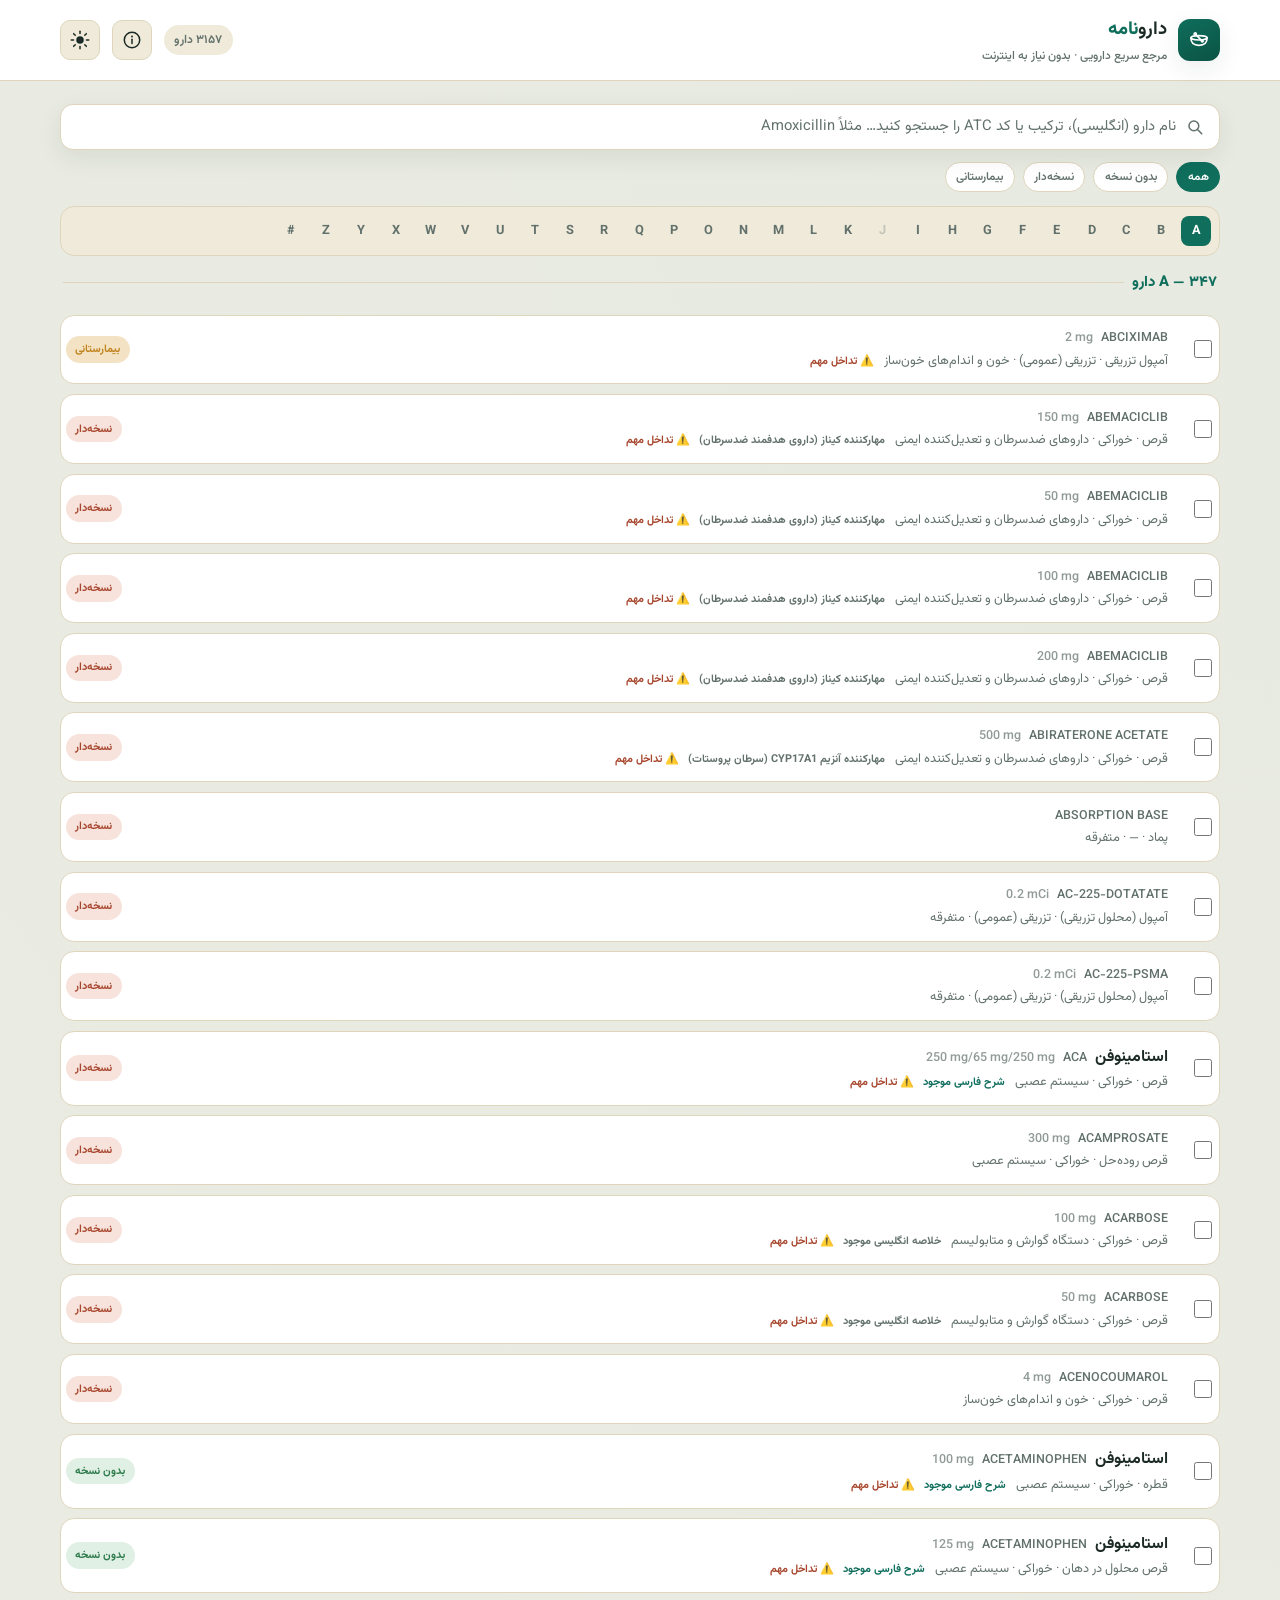
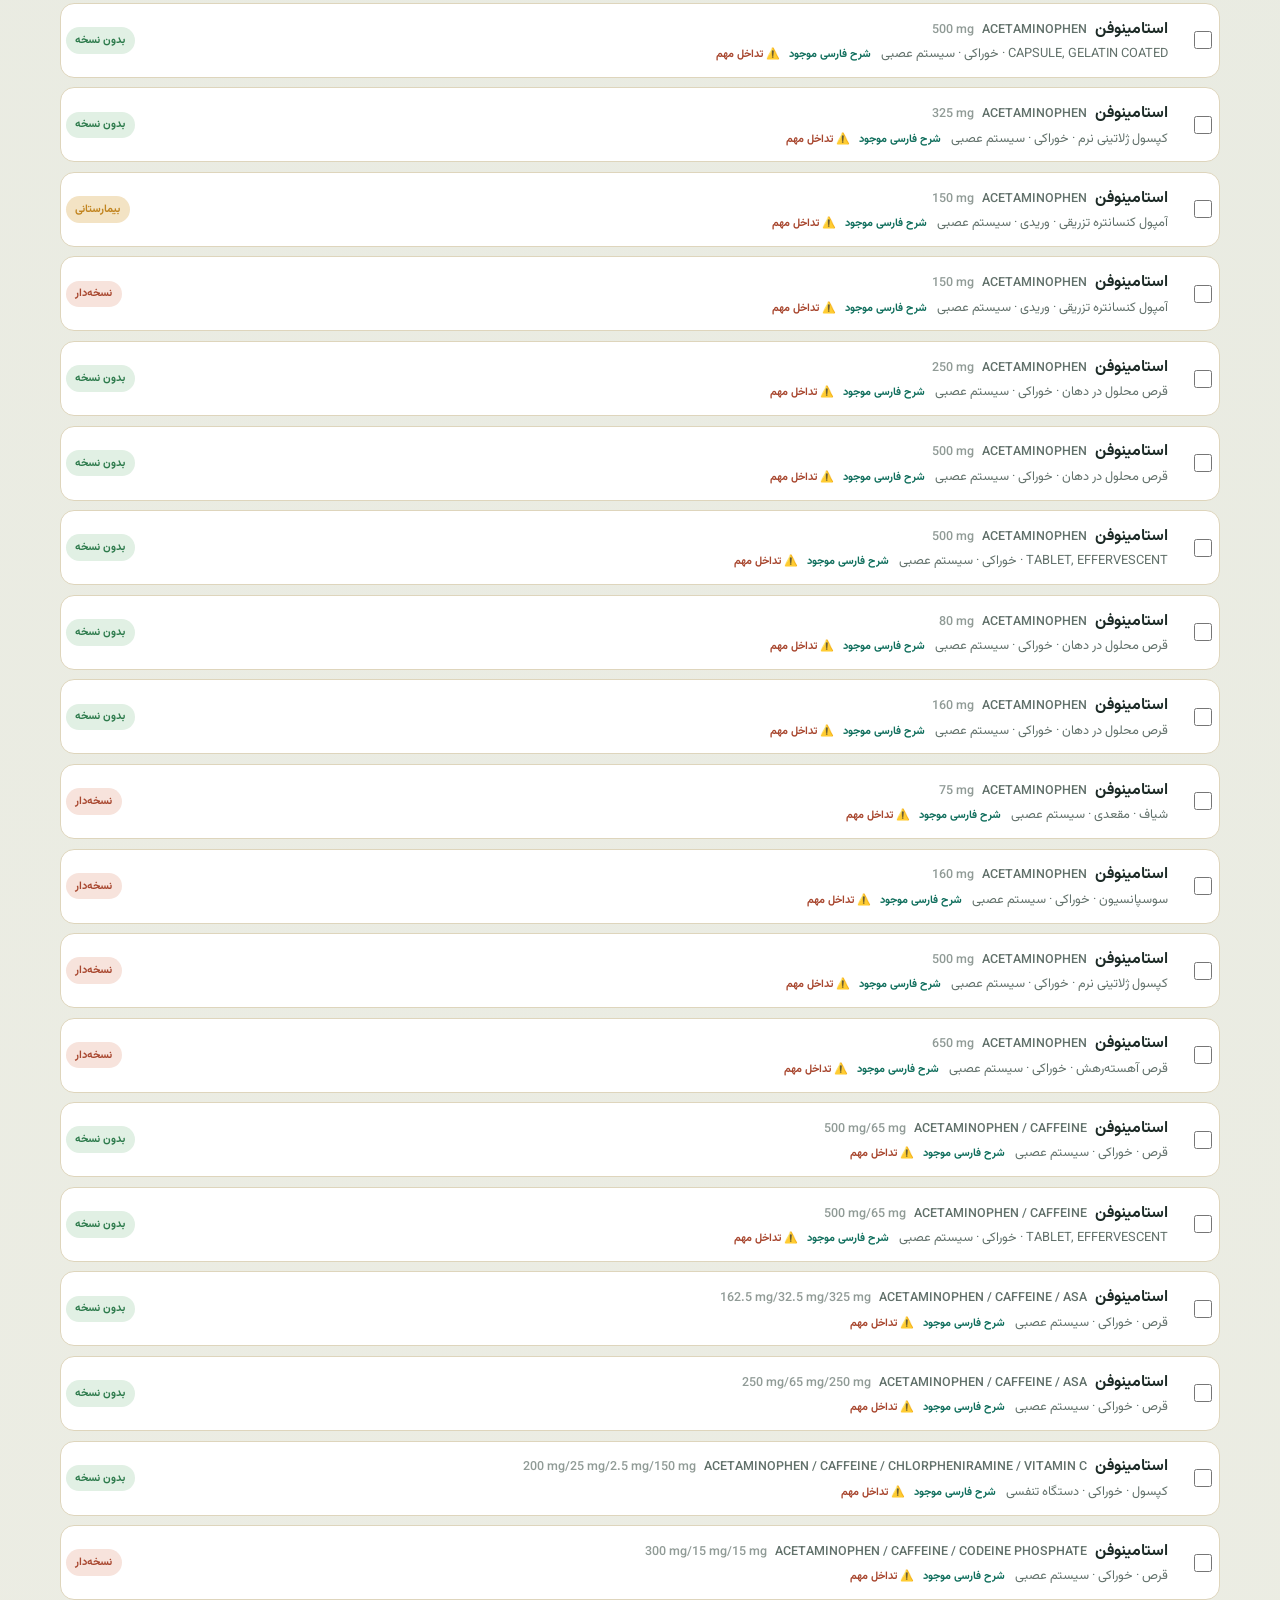
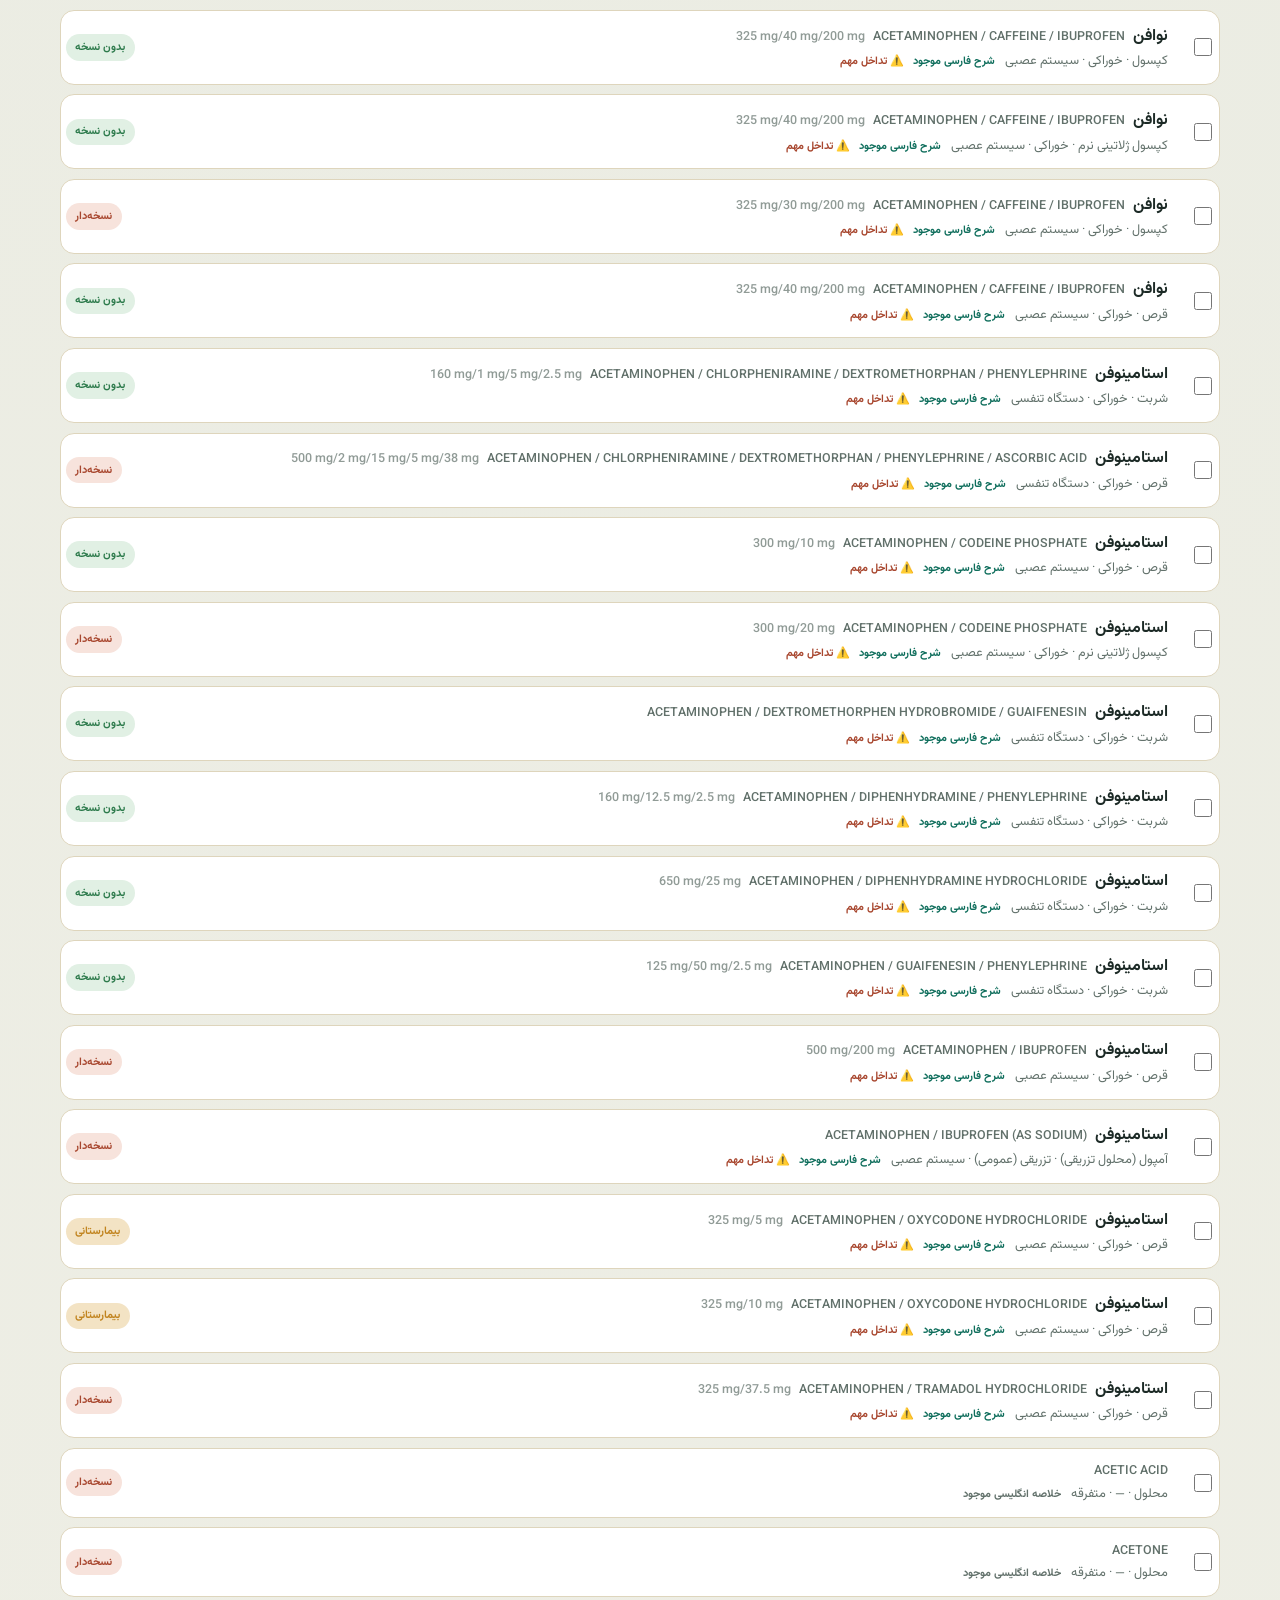
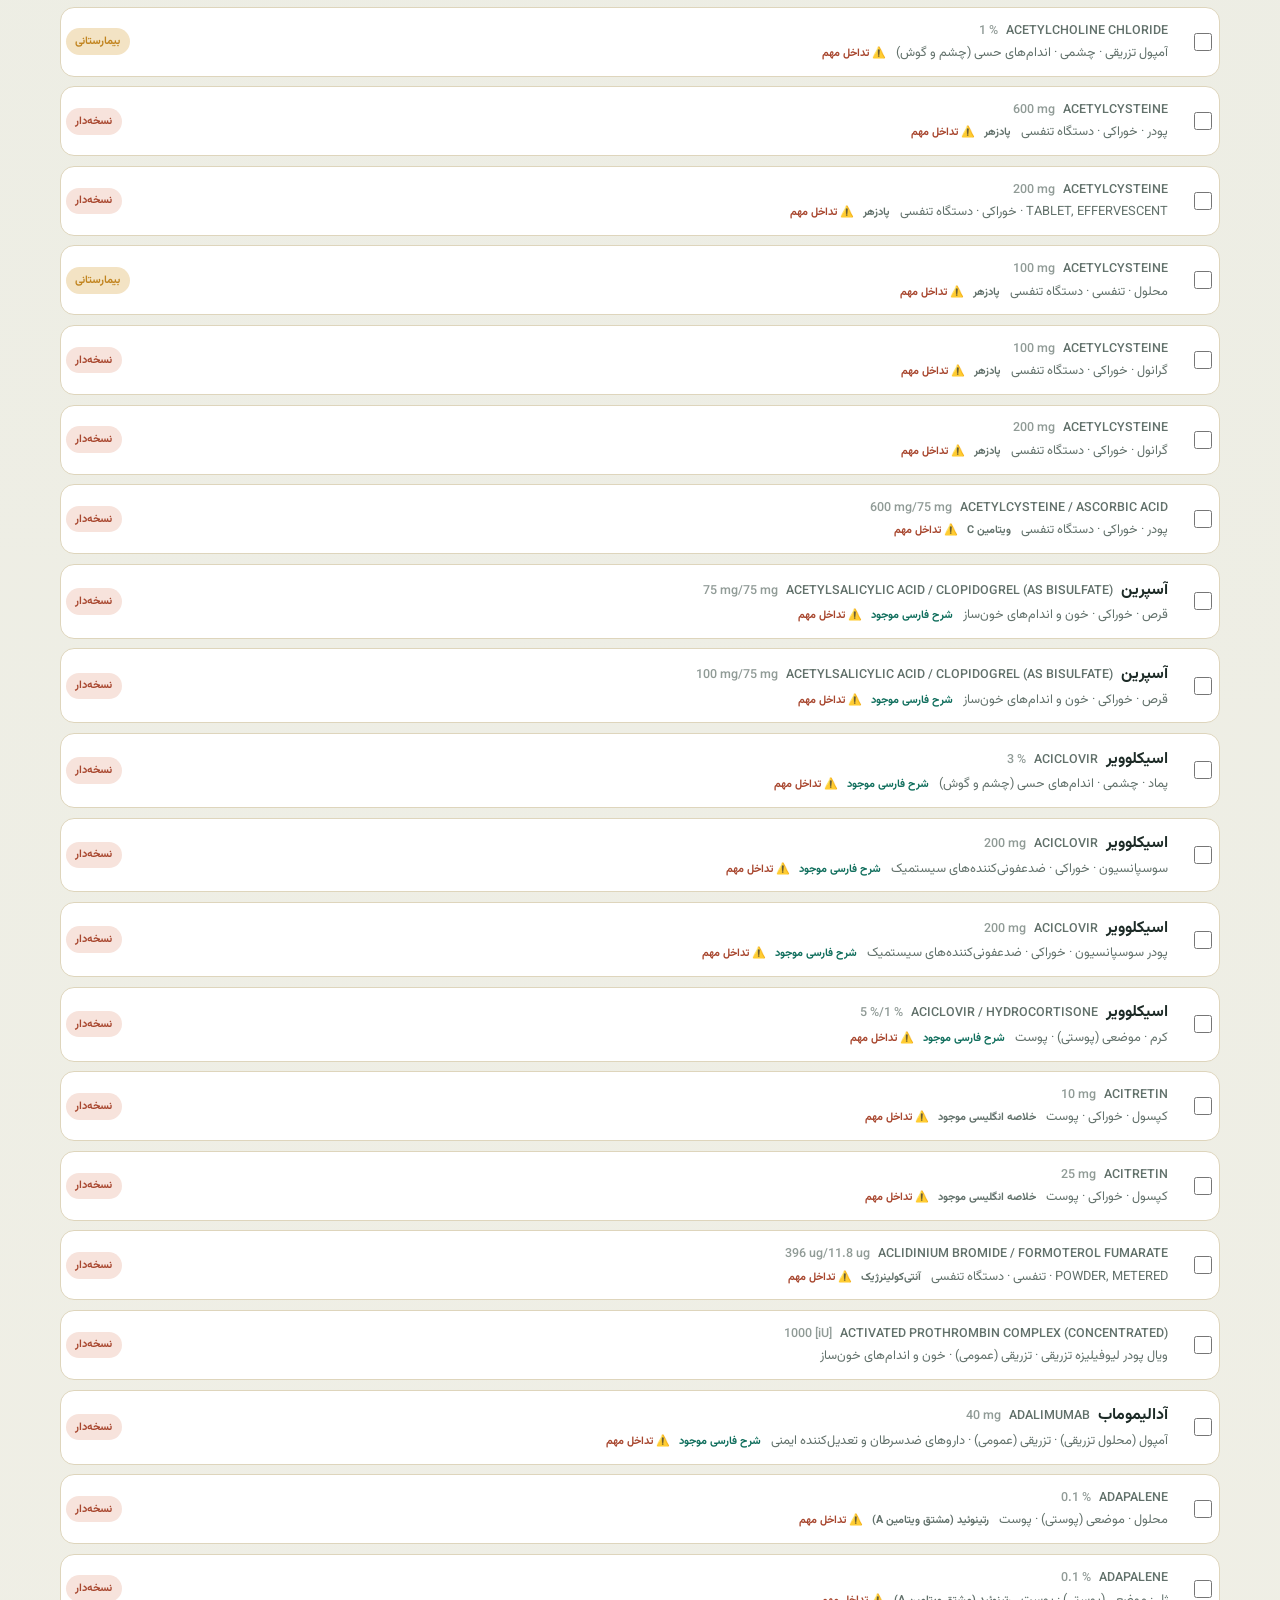
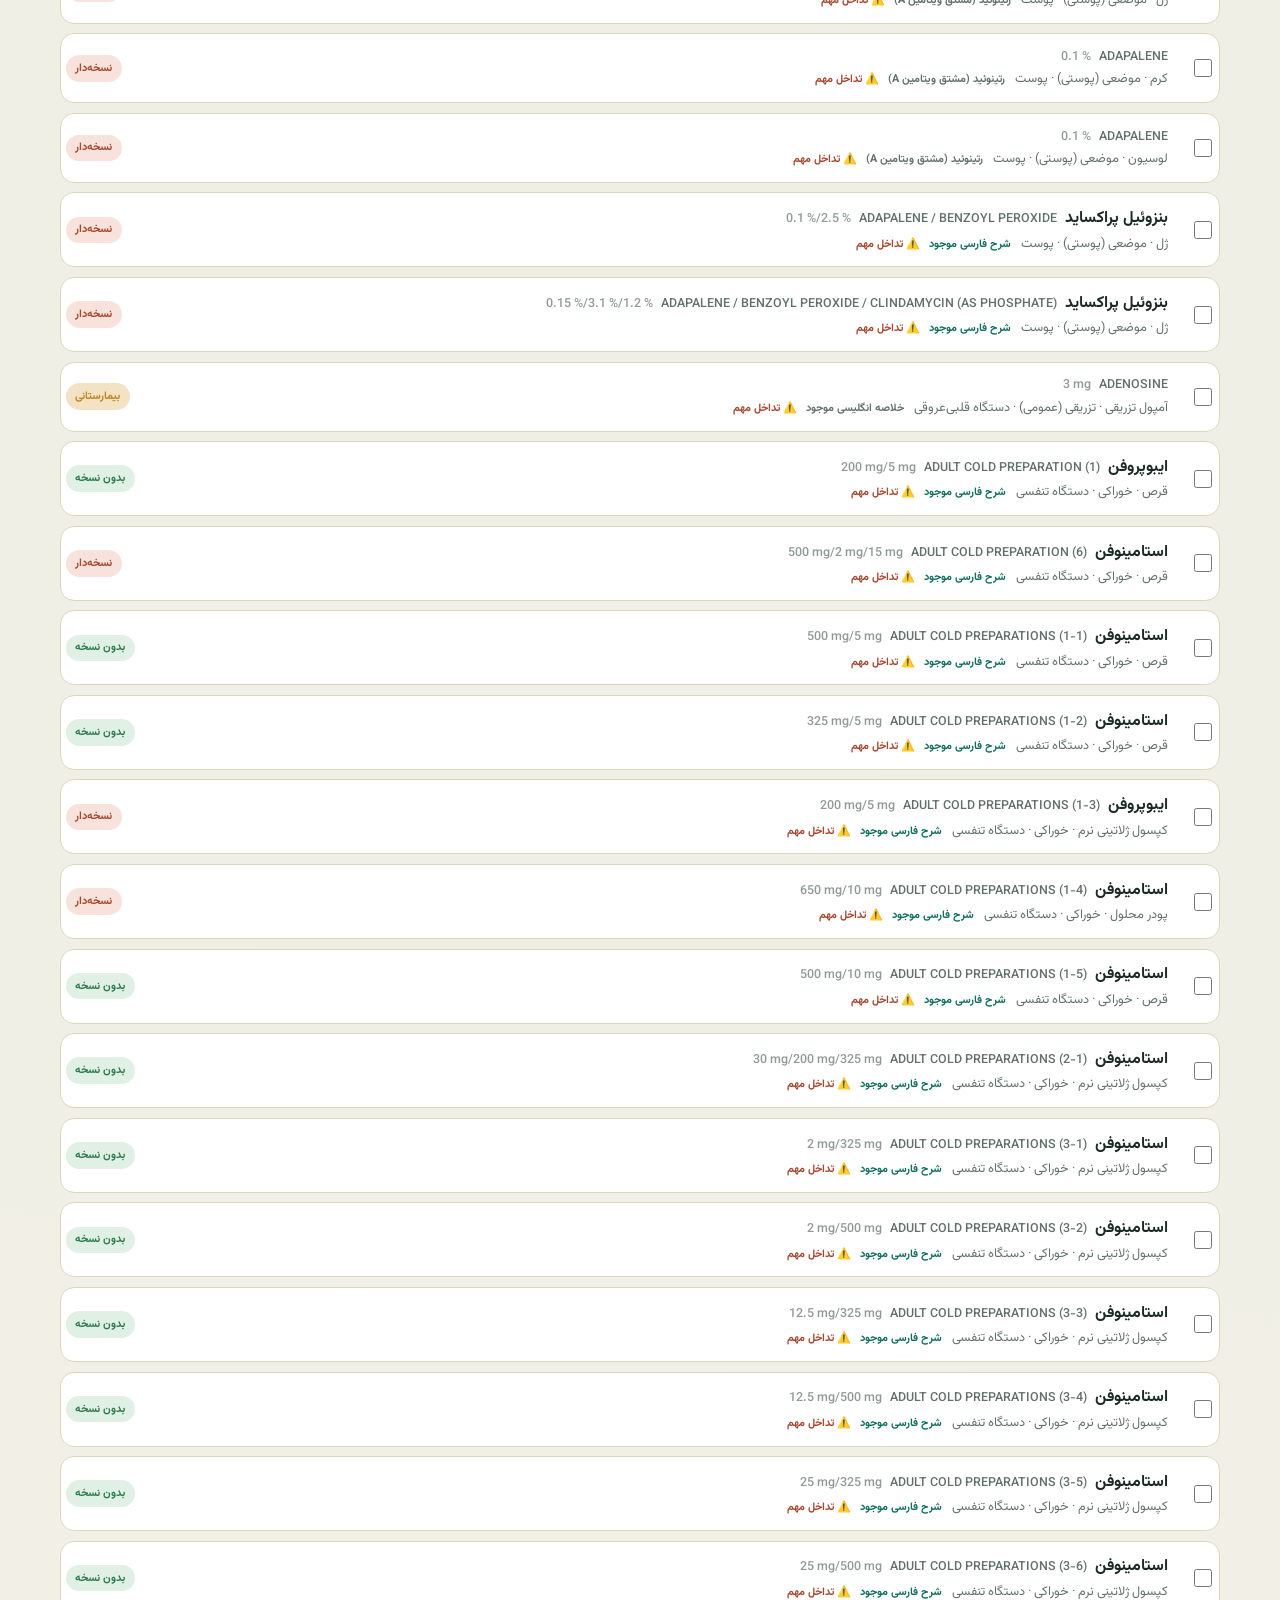
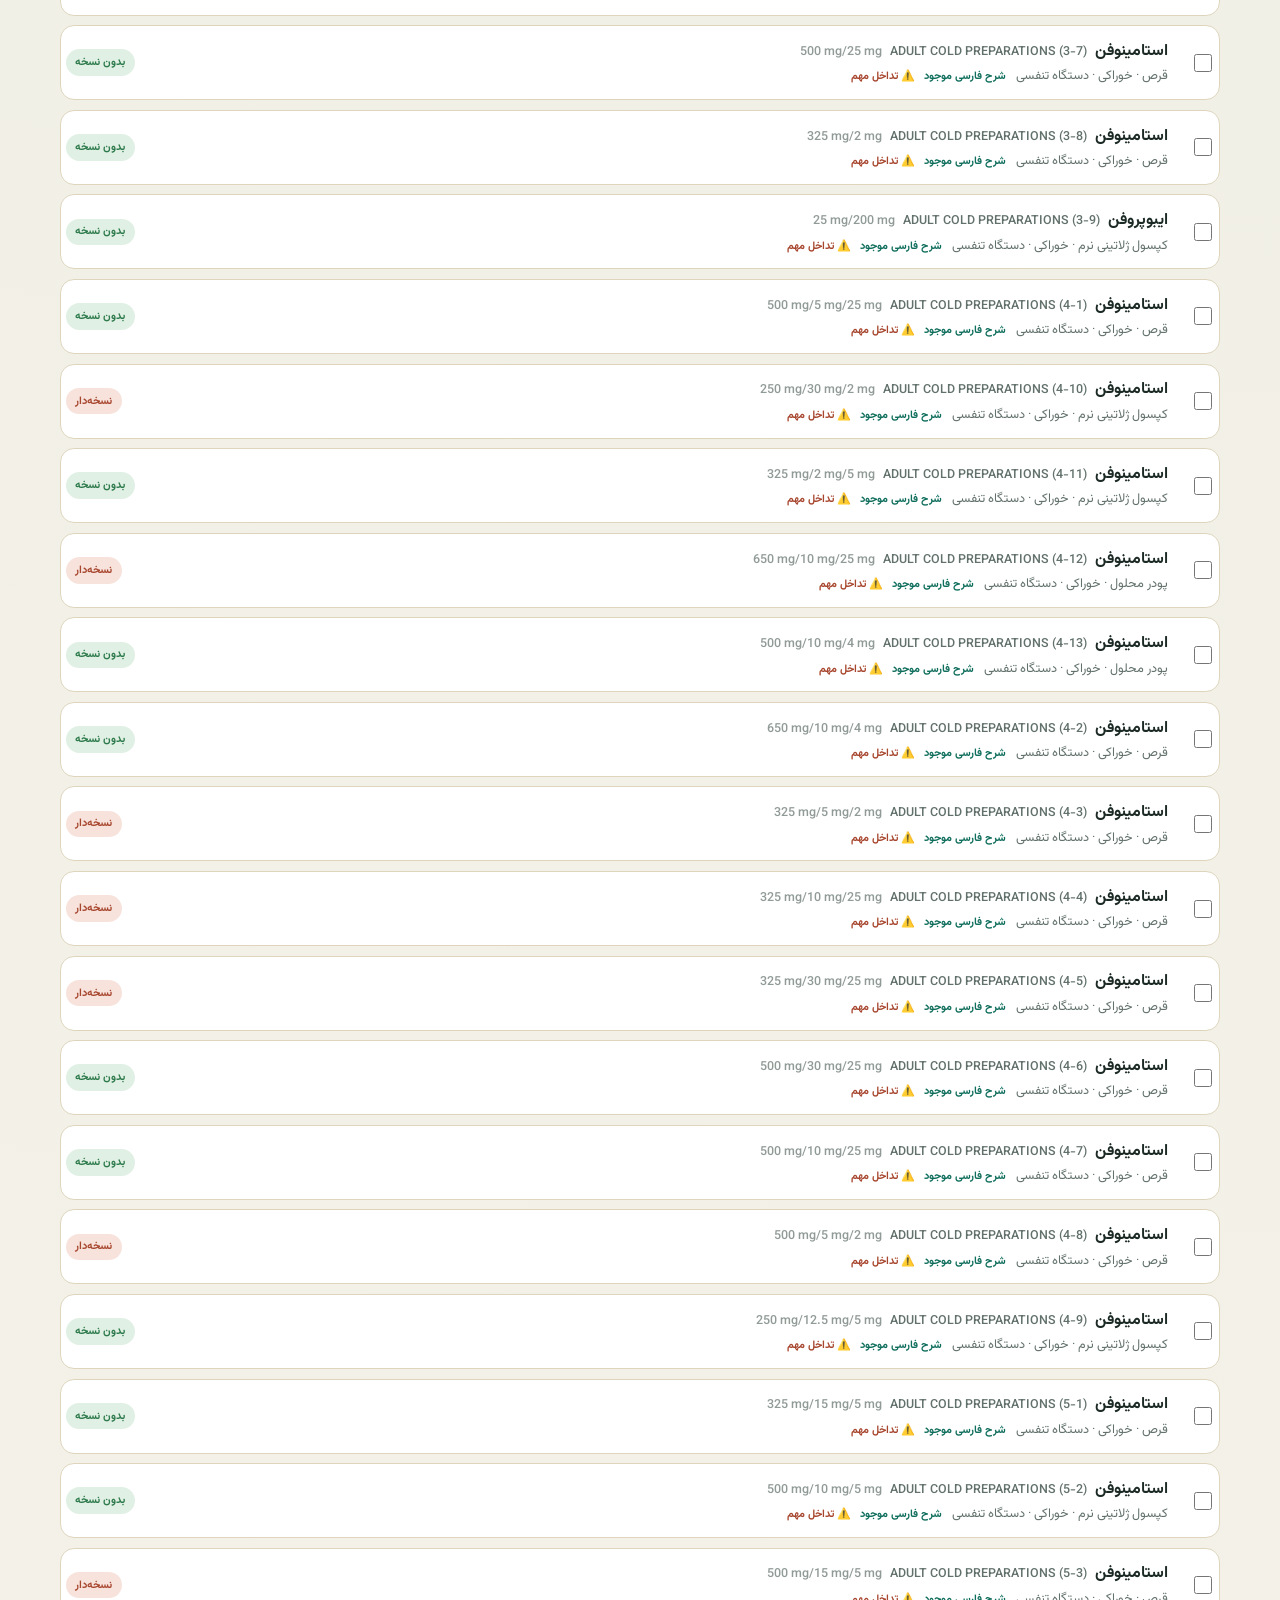
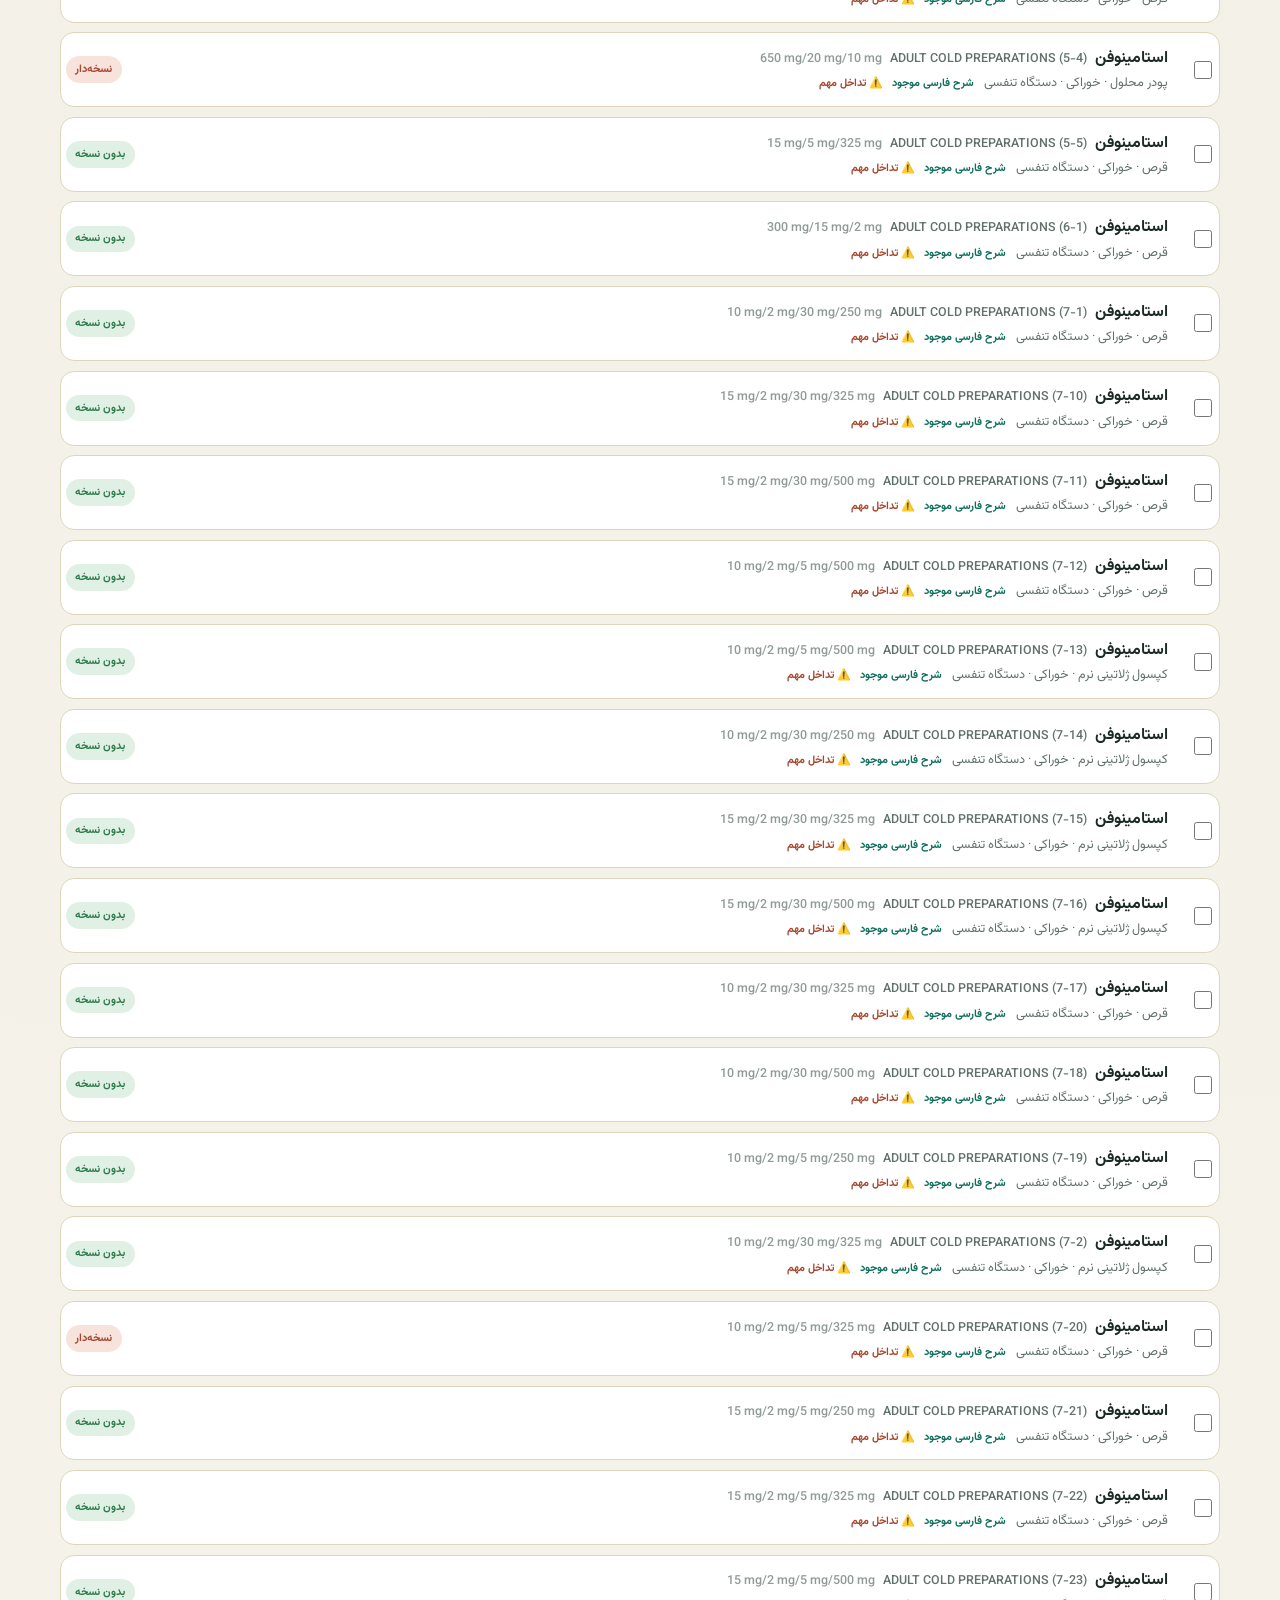
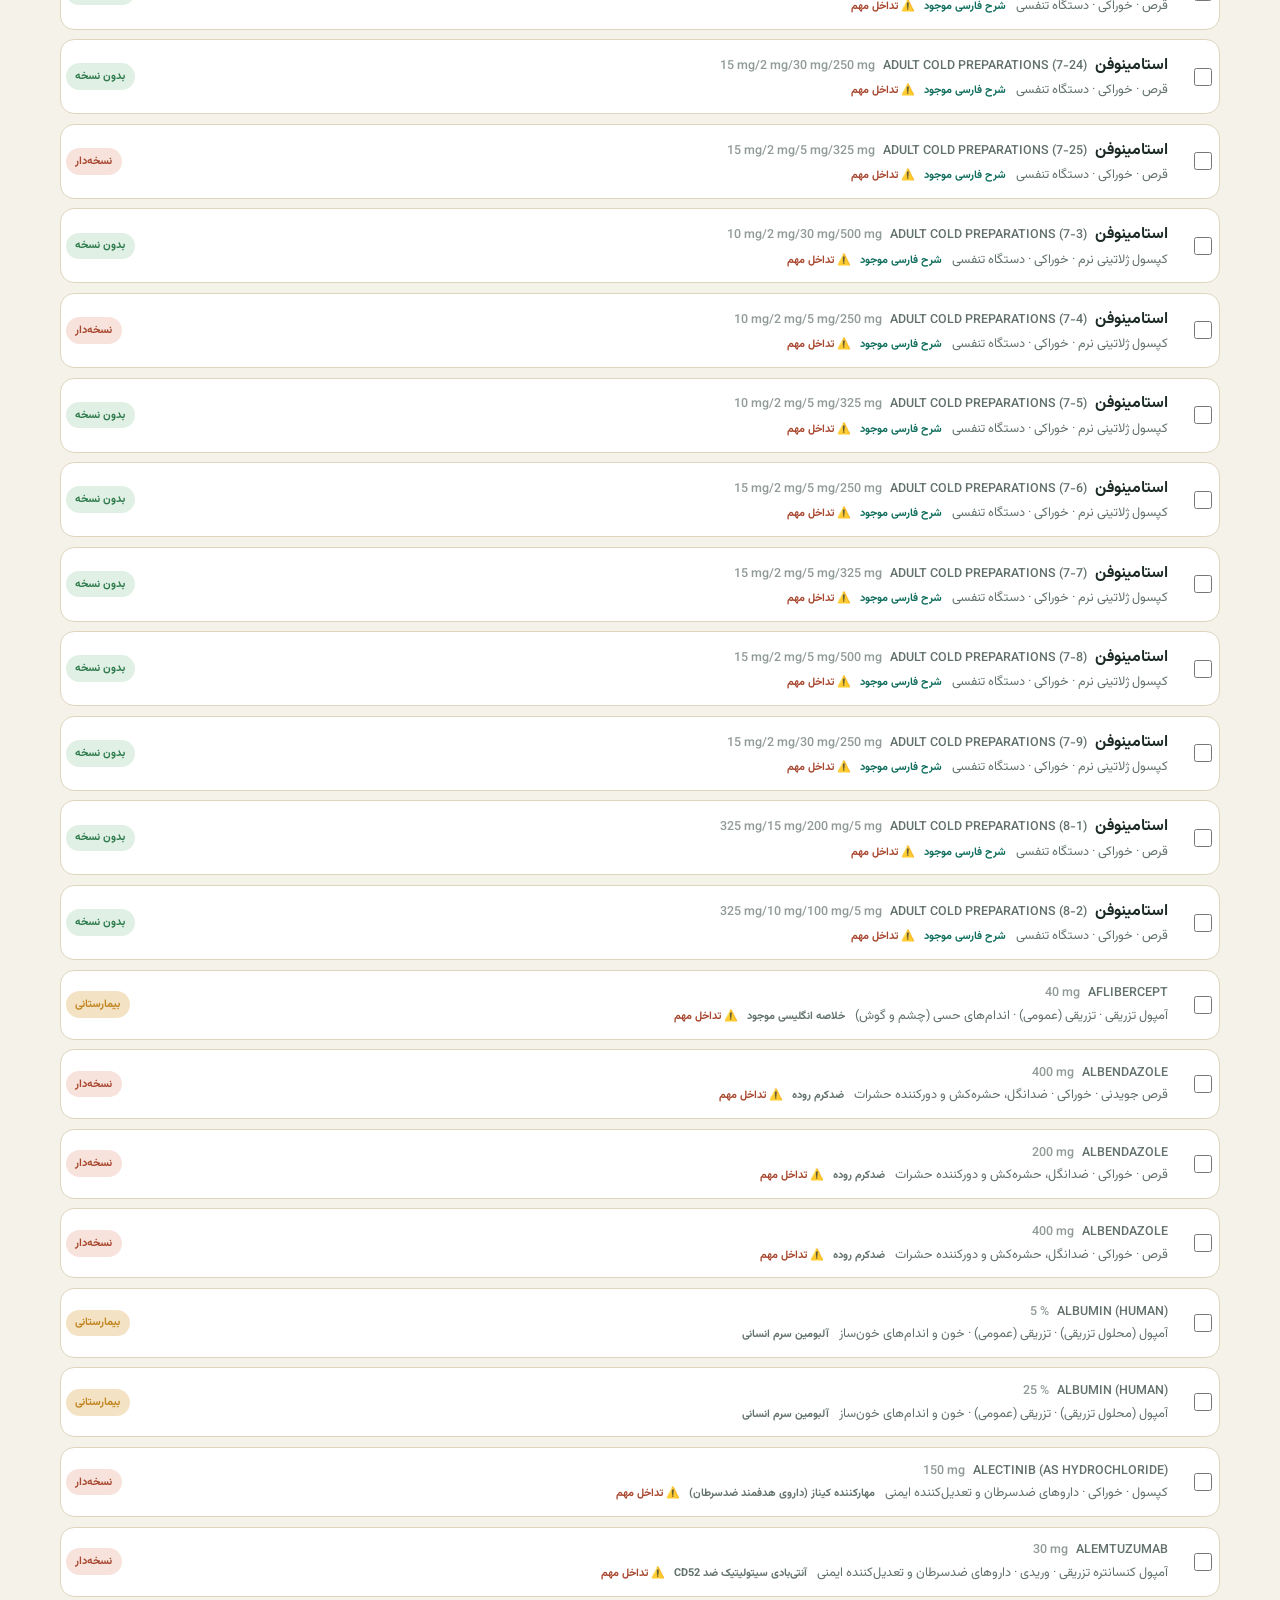
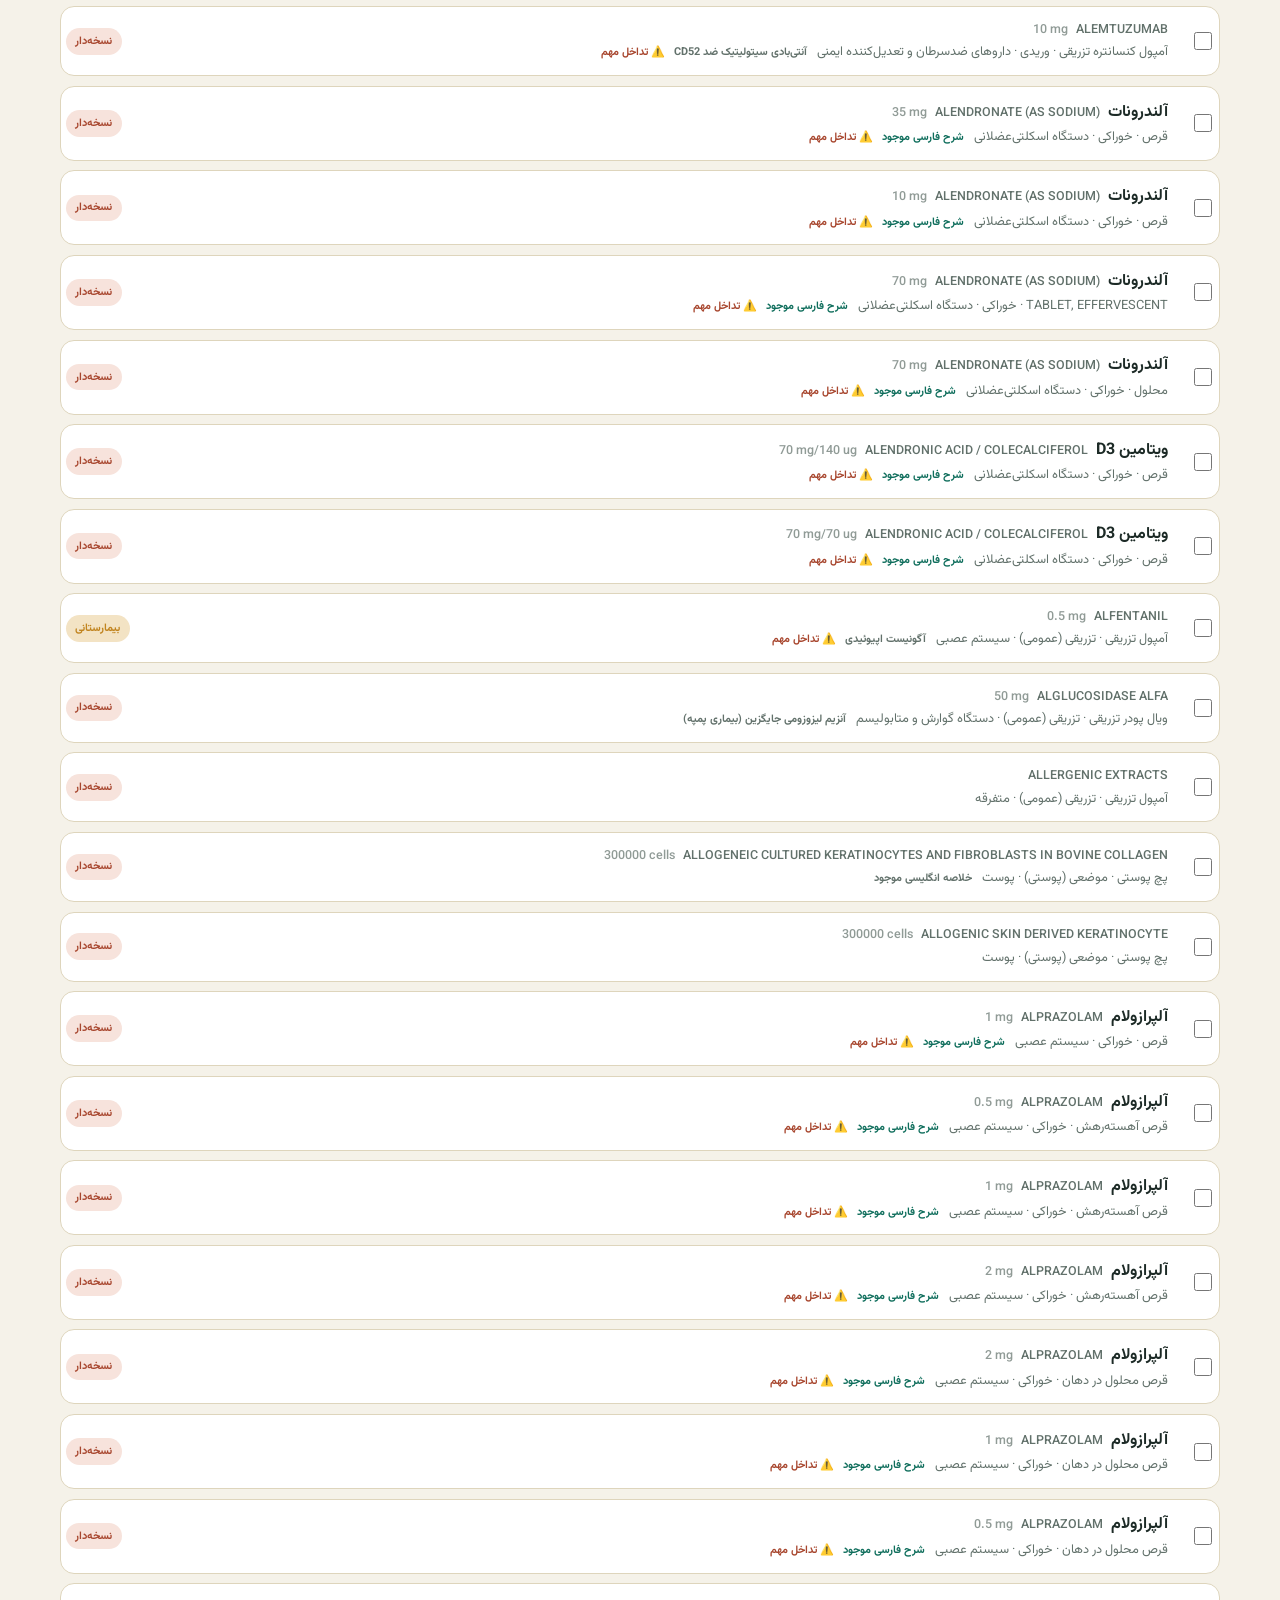
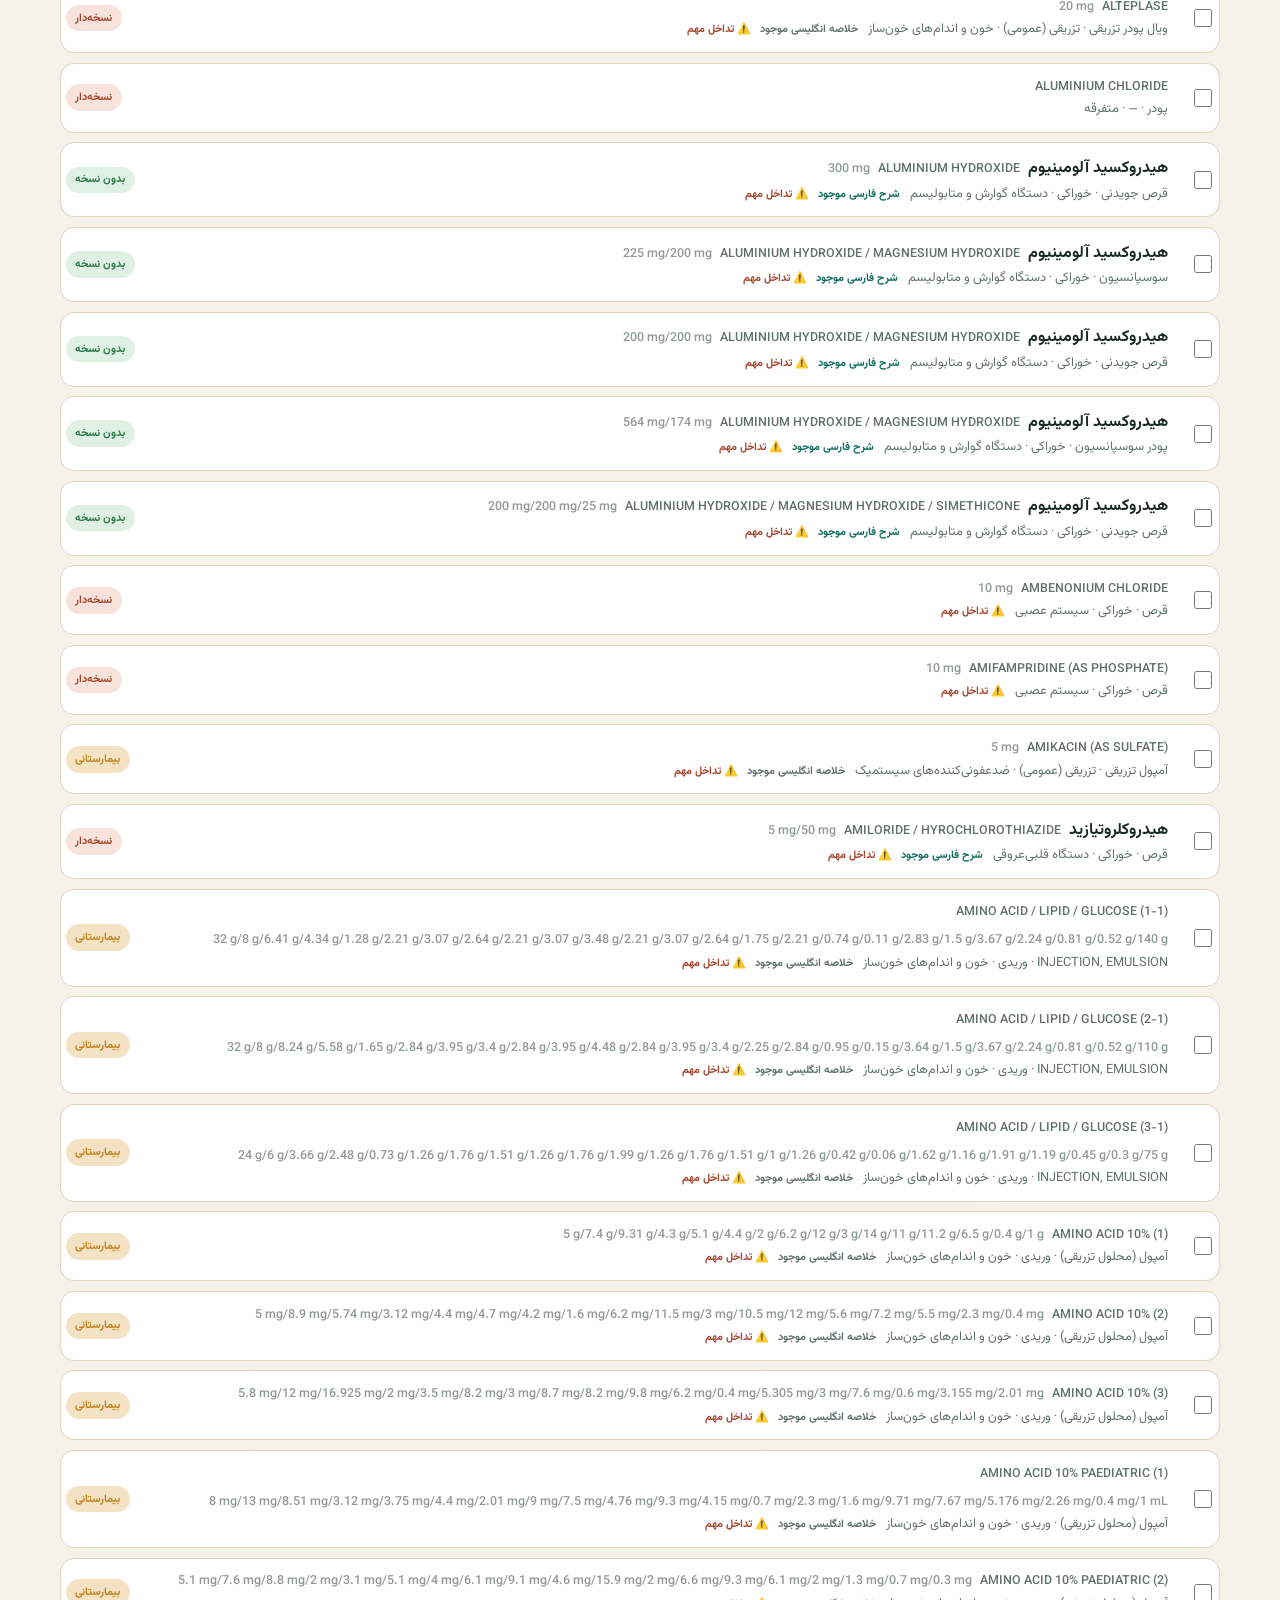
<file: index.html>
<!DOCTYPE html>
<html lang="fa" dir="rtl">
<head>
<meta charset="UTF-8">
<meta name="viewport" content="width=device-width, initial-scale=1.0">
<title>دارونامه · مرجع آفلاین جامع دارویی</title>
<meta name="description" content="دارونامه — مرجع آفلاین جستجوی دارو، جستجوی آنی، فهرست الفبایی و اطلاعات کامل هر دارو، بدون نیاز به اینترنت.">
<link rel="stylesheet" href="style.css">
</head>
<body>

<a class="skip-link" href="#search-box">رفتن به جستجو</a>

<header class="app-header">
  <div class="header-inner">
    <div class="brand">
      <span class="brand-mark" aria-hidden="true">
        <svg viewBox="0 0 48 48" width="26" height="26">
          <path d="M9 20 Q9 34 24 34 Q39 34 39 20" fill="none" stroke="currentColor" stroke-width="3" stroke-linecap="round"/>
          <ellipse cx="24" cy="20" rx="15" ry="4" fill="none" stroke="currentColor" stroke-width="3"/>
          <line x1="17" y1="13" x2="30" y2="26" stroke="currentColor" stroke-width="3.2" stroke-linecap="round"/>
          <circle cx="30" cy="26" r="3.2" fill="currentColor"/>
          <circle cx="17" cy="13" r="2.4" fill="none" stroke="currentColor" stroke-width="2.4"/>
        </svg>
      </span>
      <div class="brand-text">
        <h1>دارو<span>نامه</span></h1>
        <p class="tagline">مرجع سریع دارویی · بدون نیاز به اینترنت</p>
      </div>
    </div>

    <div class="header-actions">
      <span class="drug-count" id="drug-count" aria-live="polite"></span>
      <button id="about-btn" class="icon-btn" type="button" aria-label="درباره">
        <svg viewBox="0 0 24 24" width="20" height="20" aria-hidden="true">
          <circle cx="12" cy="12" r="9.25" fill="none" stroke="currentColor" stroke-width="1.8"/>
          <line x1="12" y1="16.2" x2="12" y2="11" stroke="currentColor" stroke-width="1.8" stroke-linecap="round"/>
          <circle cx="12" cy="7.8" r="1.15" fill="currentColor"/>
        </svg>
      </button>
      <button id="theme-toggle" class="icon-btn" type="button" aria-pressed="false" title="تغییر تم روشن/تاریک">
        <svg class="icon-sun" viewBox="0 0 24 24" width="20" height="20" aria-hidden="true">
          <circle cx="12" cy="12" r="4.5" fill="currentColor"/>
          <g stroke="currentColor" stroke-width="1.8" stroke-linecap="round">
            <line x1="12" y1="1.5" x2="12" y2="4.2"/>
            <line x1="12" y1="19.8" x2="12" y2="22.5"/>
            <line x1="1.5" y1="12" x2="4.2" y2="12"/>
            <line x1="19.8" y1="12" x2="22.5" y2="12"/>
            <line x1="4.4" y1="4.4" x2="6.3" y2="6.3"/>
            <line x1="17.7" y1="17.7" x2="19.6" y2="19.6"/>
            <line x1="4.4" y1="19.6" x2="6.3" y2="17.7"/>
            <line x1="17.7" y1="6.3" x2="19.6" y2="4.4"/>
          </g>
        </svg>
        <svg class="icon-moon" viewBox="0 0 24 24" width="20" height="20" aria-hidden="true">
          <path d="M20 14.5A8.5 8.5 0 1 1 9.5 4a7 7 0 0 0 10.5 10.5Z" fill="currentColor"/>
        </svg>
      </button>
    </div>
  </div>
</header>

<main class="app-main">

  <section class="search-zone">
    <div class="search-box-wrap">
      <svg class="search-icon" viewBox="0 0 24 24" width="18" height="18" aria-hidden="true">
        <circle cx="10.5" cy="10.5" r="6.5" fill="none" stroke="currentColor" stroke-width="2"/>
        <line x1="15.3" y1="15.3" x2="21" y2="21" stroke="currentColor" stroke-width="2" stroke-linecap="round"/>
      </svg>
      <input type="text" id="search-box" placeholder="نام دارو (انگلیسی)، ترکیب یا کد ATC را جستجو کنید… مثلاً Amoxicillin" autocomplete="off" spellcheck="false">
      <button id="clear-search" class="clear-btn" type="button" title="پاک‌کردن جستجو" hidden>✕</button>
    </div>

    <div class="filter-row" id="filter-row" role="group" aria-label="فیلتر دسته دارویی">
    </div>
  </section>

  <nav class="alpha-rail" id="alpha-rail" aria-label="فهرست الفبایی"></nav>

  <section class="results-zone">
    <div id="drug-list" class="drug-list"></div>
    <div id="empty-state" class="empty-state" hidden>
      <p>💊 دارویی با این مشخصات در دیتابیس فعلی پیدا نشد.</p>
      <p class="empty-sub">می‌توانید کلمه دیگری امتحان کنید یا فیلتر «همه» را انتخاب کنید.</p>
    </div>
  </section>
</main>

<div class="drug-modal-backdrop" id="modal-backdrop" hidden>
  <div class="drug-modal" id="drug-modal" role="dialog" aria-modal="true" aria-labelledby="modal-title">
    <button class="modal-close" id="modal-close" type="button" aria-label="بستن">✕</button>
    <div id="modal-content"></div>
  </div>
</div>

<dialog id="about-dialog">
  <div class="about-dialog-header">
    <h2>درباره دارونامه</h2>
    <button id="about-close-btn" class="icon-btn" type="button" aria-label="بستن">✕</button>
  </div>
  <div class="about-dialog-body">
    <p id="about-drug-count" class="about-count"></p>
    <h3>منابع مورد استفاده</h3>
    <ul class="about-sources-list">
      <li><strong>فهرست رسمی دارویی ایران (IRC)</strong> — سازمان غذا و دارو، برای ساختار پایه هر دارو (نام، ترکیب، شکل، سطح دسترسی، کد ATC)</li>
      <li><strong>DDInter 2.0</strong> — دیتابیس باز و دارای داوری علمی، برای تداخل دارویی</li>
      <li><strong>eg-drugs</strong> — برای خلاصه انگلیسی موارد مصرف در مواردی که شرح فارسی کامل نبود</li>
      <li><strong>FDA NDC Directory</strong> — برای کلاس دارویی رسمی هر ماده مؤثره</li>
      <li><strong>استاندارد جهانی WHO ATC/DDD</strong> — برای دسته‌بندی درمانی فارسی</li>
      <li>شرح فارسی دستی و دانش دارویی عمومی، برای داروهای پرکاربرد و پرمصرف</li>
    </ul>
    <p class="about-disclaimer">اطلاعات این برنامه جنبه عمومی و آموزشی دارد و جایگزین نسخه پزشک یا مشاوره داروساز نیست.</p>
  </div>
</dialog>

<div class="selection-bar" id="selection-bar" hidden>
  <span id="selection-count"></span>
  <div class="selection-bar-actions">
    <button id="selection-clear-btn" type="button" class="selection-btn selection-btn-ghost">پاک‌کردن</button>
    <button id="selection-invoice-btn" type="button" class="selection-btn selection-btn-primary">مشاهده فاکتور</button>
  </div>
</div>


<footer class="app-footer">
  <p>منبع دیتابیس: <strong>فهرست رسمی دارویی ایران</strong> (سامانه IRC، سازمان غذا و دارو). این فهرست شامل
     موارد مصرف بالینی، عوارض یا هشدار تفصیلی نیست؛ همیشه پیش از مصرف دارو با پزشک یا داروساز مشورت کنید.</p>
  <p class="footer-links">فونت: Vazirmatn (OFL) · ساخته‌شده برای استفاده کاملاً آفلاین · <a href="atc-reference.html" style="color:var(--accent)">مرجع کدهای ATC ↗</a></p>
  <p class="footer-credit">Created with ❤️ by GeekNeuron</p>
</footer>

<script src="data/drugs-irc.js"></script>
<script src="data/interactions.js"></script>
<script src="script.js"></script>
</body>
</html>
</file>
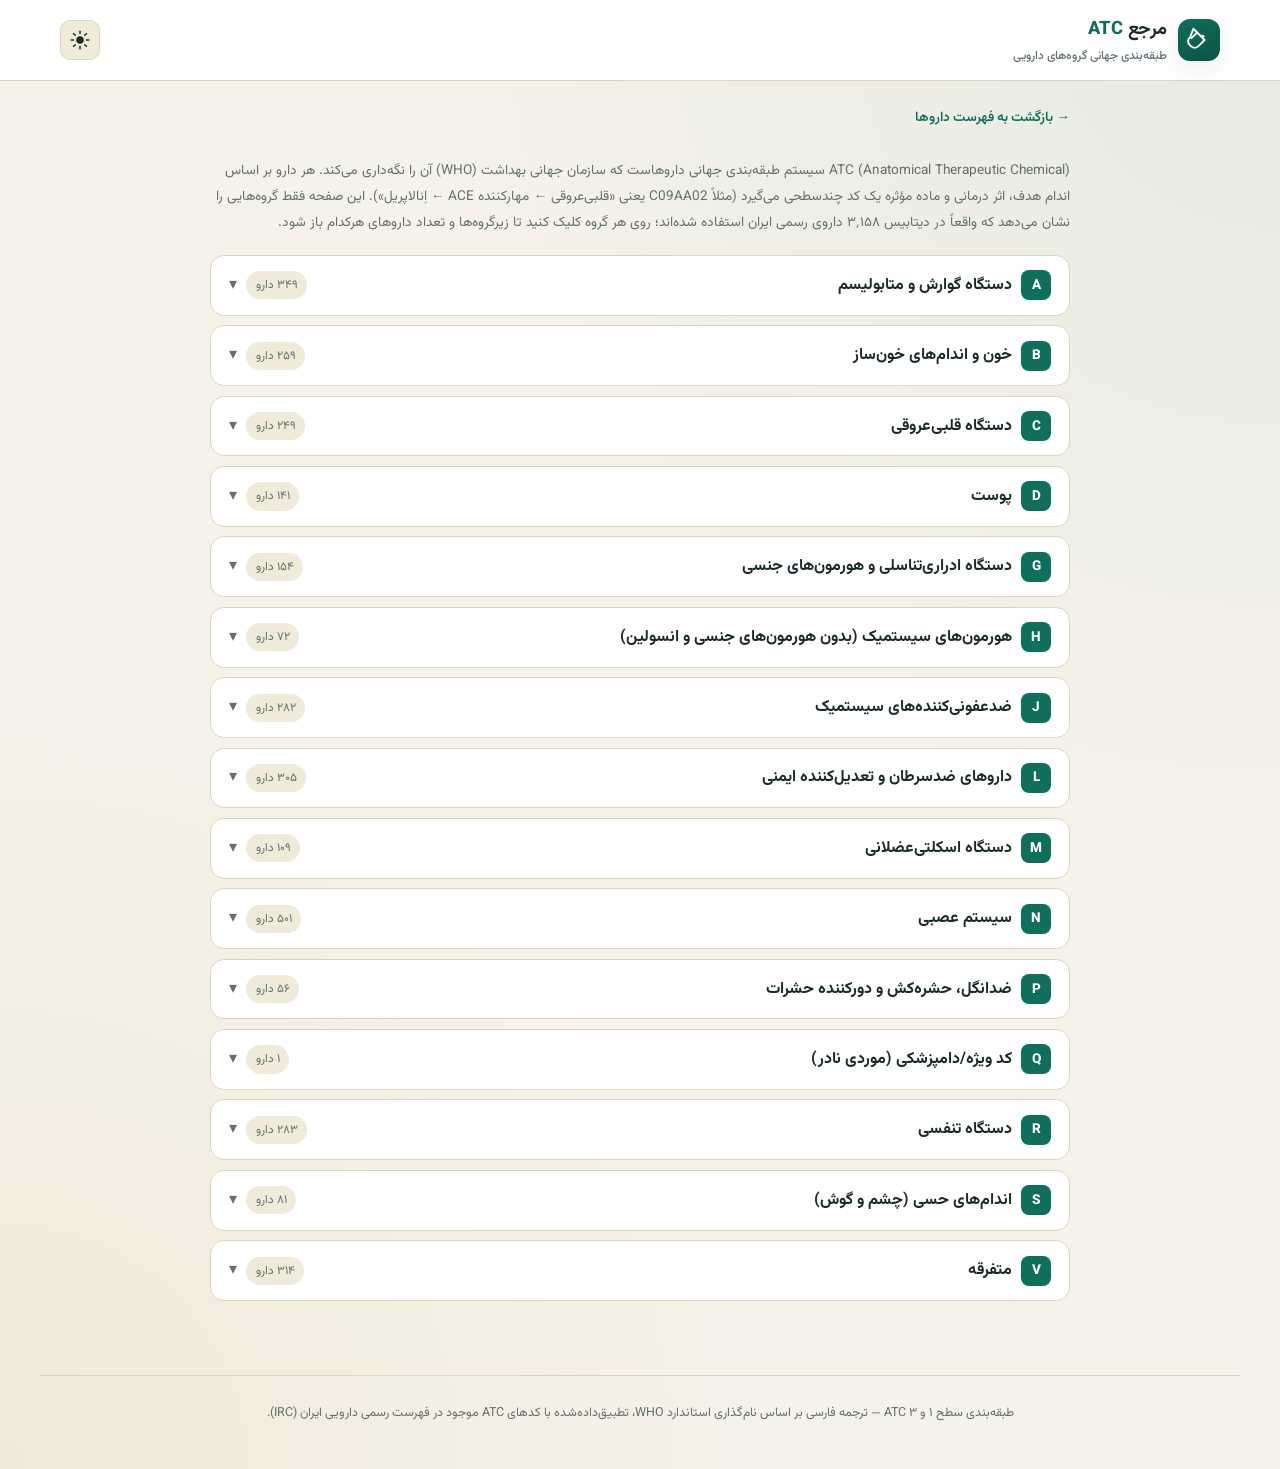
<file: atc-reference.html>
<!DOCTYPE html>
<html lang="fa" dir="rtl">
<head>
<meta charset="UTF-8">
<meta name="viewport" content="width=device-width, initial-scale=1.0">
<title>مرجع کدهای ATC · دارونامه</title>
<meta name="description" content="مرجع فارسی طبقه‌بندی ATC (کد بین‌المللی گروه‌بندی دارویی WHO) بر اساس داروهای موجود در دیتابیس رسمی ایران.">
<link rel="stylesheet" href="style.css">
<style>
  .atc-wrap{ max-width: 900px; margin: 0 auto; padding: 1.4rem 1.25rem 3rem; }
  .atc-intro{ font-size: .85rem; color: var(--text-muted); margin-bottom: 1.2rem; line-height: 1.9; }
  .atc-group{ margin-bottom: .6rem; border: 1px solid var(--border); border-radius: 14px; background: var(--surface); overflow: hidden; }
  .atc-group-header{
    display: flex; align-items: center; justify-content: space-between; gap: .8rem;
    padding: .9rem 1.1rem; cursor: pointer; user-select: none;
  }
  .atc-group-header:hover{ background: var(--surface-hover); }
  .atc-group-title{ display:flex; align-items:center; gap:.6rem; font-weight: 700; }
  .atc-letter{
    flex: none; width: 30px; height: 30px; border-radius: 8px;
    background: var(--accent); color: var(--accent-contrast);
    display:flex; align-items:center; justify-content:center; font-weight:800; font-size:.85rem;
  }
  .atc-count{ font-size: .74rem; color: var(--text-muted); background: var(--surface-alt); padding: .25rem .6rem; border-radius: 100px; }
  .atc-chevron{ transition: transform .15s ease; color: var(--text-muted); }
  .atc-group.open .atc-chevron{ transform: rotate(180deg); }
  .atc-subs{ display: none; border-top: 1px solid var(--border); }
  .atc-group.open .atc-subs{ display: block; }
  .atc-sub-row{
    display: flex; align-items: center; justify-content: space-between; gap: .8rem;
    padding: .55rem 1.1rem .55rem 2.6rem; font-size: .85rem;
    border-top: 1px solid var(--border);
  }
  .atc-sub-row:first-child{ border-top: none; }
  .atc-sub-code{ direction: ltr; unicode-bidi: isolate; color: var(--text-muted); font-size: .74rem; flex: none; }
  .back-link{ display:inline-flex; align-items:center; gap:.4rem; font-size:.85rem; color: var(--accent); text-decoration:none; margin-bottom:1rem; font-weight:600; }
</style>
</head>
<body>

<header class="app-header">
  <div class="header-inner">
    <div class="brand">
      <span class="brand-mark" aria-hidden="true">
        <svg viewBox="0 0 48 48" width="30" height="30">
          <path d="M15 6 L33 24 L24 33 Q17 40 10 33 Q3 26 10 19 Z" fill="none" stroke="currentColor" stroke-width="3" stroke-linejoin="round"/>
          <line x1="21" y1="12" x2="12" y2="21" stroke="currentColor" stroke-width="3" stroke-linecap="round"/>
          <circle cx="30" cy="18" r="2.6" fill="currentColor"/>
        </svg>
      </span>
      <div class="brand-text">
        <h1>مرجع <span>ATC</span></h1>
        <p class="tagline">طبقه‌بندی جهانی گروه‌های دارویی</p>
      </div>
    </div>
    <button id="theme-toggle" class="icon-btn" type="button" aria-pressed="false" title="تغییر تم">
      <svg class="icon-sun" viewBox="0 0 24 24" width="20" height="20"><circle cx="12" cy="12" r="4.5" fill="currentColor"/><g stroke="currentColor" stroke-width="1.8" stroke-linecap="round"><line x1="12" y1="1.5" x2="12" y2="4.2"/><line x1="12" y1="19.8" x2="12" y2="22.5"/><line x1="1.5" y1="12" x2="4.2" y2="12"/><line x1="19.8" y1="12" x2="22.5" y2="12"/><line x1="4.4" y1="4.4" x2="6.3" y2="6.3"/><line x1="17.7" y1="17.7" x2="19.6" y2="19.6"/><line x1="4.4" y1="19.6" x2="6.3" y2="17.7"/><line x1="17.7" y1="6.3" x2="19.6" y2="4.4"/></g></svg>
      <svg class="icon-moon" viewBox="0 0 24 24" width="20" height="20"><path d="M20 14.5A8.5 8.5 0 1 1 9.5 4a7 7 0 0 0 10.5 10.5Z" fill="currentColor"/></svg>
    </button>
  </div>
</header>

<main class="atc-wrap">
  <a class="back-link" href="index.html">→ بازگشت به فهرست داروها</a>
  <p class="atc-intro">
    ATC (Anatomical Therapeutic Chemical) سیستم طبقه‌بندی جهانی داروهاست که سازمان جهانی بهداشت (WHO) آن
    را نگه‌داری می‌کند. هر دارو بر اساس اندام هدف، اثر درمانی و ماده مؤثره یک کد چندسطحی می‌گیرد (مثلاً
    <span style="direction:ltr;unicode-bidi:isolate;display:inline-block">C09AA02</span> یعنی «قلبی‌عروقی
    ← مهارکننده ACE ← اِنالاپریل»). این صفحه فقط گروه‌هایی را نشان می‌دهد که واقعاً در دیتابیس ۳٬۱۵۸ داروی
    رسمی ایران استفاده شده‌اند؛ روی هر گروه کلیک کنید تا زیرگروه‌ها و تعداد داروهای هرکدام باز شود.
  </p>
  <div id="atc-tree"></div>
</main>

<footer class="app-footer">
  <p>طبقه‌بندی سطح ۱ و ۳ ATC — ترجمه فارسی بر اساس نام‌گذاری استاندارد WHO، تطبیق‌داده‌شده با کدهای ATC
     موجود در فهرست رسمی دارویی ایران (IRC).</p>
</footer>

<script>
(function(){
  function initTheme(){
    let saved=null; try{saved=localStorage.getItem("pharmacy-theme");}catch(e){}
    const prefersDark = window.matchMedia && window.matchMedia("(prefers-color-scheme: dark)").matches;
    const theme = saved || (prefersDark ? "dark":"light");
    applyTheme(theme);
  }
  function applyTheme(theme){
    if(theme==="dark"){ document.documentElement.setAttribute("data-theme","dark"); }
    else { document.documentElement.removeAttribute("data-theme"); }
    try{localStorage.setItem("pharmacy-theme",theme);}catch(e){}
  }
  document.getElementById("theme-toggle").addEventListener("click", function(){
    const isDark = document.documentElement.getAttribute("data-theme")==="dark";
    applyTheme(isDark?"light":"dark");
  });
  initTheme();

  function toPersianDigits(n){
    const map=["۰","۱","۲","۳","۴","۵","۶","۷","۸","۹"];
    return String(n).replace(/[0-9]/g, d=>map[+d]);
  }
  function escapeHtml(s){ return (s||"").toString().replace(/&/g,"&amp;").replace(/</g,"&lt;").replace(/>/g,"&gt;"); }

  fetch("data/atc-tree.json").then(r=>r.json()).then(tree=>{
    const letters = Object.keys(tree).sort();
    const host = document.getElementById("atc-tree");
    letters.forEach(letter=>{
      const g = tree[letter];
      const subs = Object.entries(g.subs || {}).sort((a,b)=> b[1].count - a[1].count);
      const el = document.createElement("div");
      el.className = "atc-group";
      el.innerHTML = `
        <div class="atc-group-header">
          <div class="atc-group-title">
            <span class="atc-letter">${escapeHtml(letter)}</span>
            <span>${escapeHtml(g.name_fa)}</span>
          </div>
          <div style="display:flex;align-items:center;gap:.6rem">
            <span class="atc-count">${toPersianDigits(g.count)} دارو</span>
            <span class="atc-chevron">▾</span>
          </div>
        </div>
        <div class="atc-subs">
          ${subs.map(([code,sub])=>`
            <div class="atc-sub-row">
              <span>${sub.name_fa ? escapeHtml(sub.name_fa) : '<span style="color:var(--text-muted)">(بدون ترجمه)</span>'}</span>
              <span style="display:flex;align-items:center;gap:.5rem">
                <span class="atc-count">${toPersianDigits(sub.count)}</span>
                <span class="atc-sub-code">${escapeHtml(code)}</span>
              </span>
            </div>`).join("")}
        </div>
      `;
      el.querySelector(".atc-group-header").addEventListener("click", ()=> el.classList.toggle("open"));
      host.appendChild(el);
    });
  }).catch(err=>{
    document.getElementById("atc-tree").innerHTML = "<p style='color:var(--text-muted)'>خطا در بارگذاری داده‌ها.</p>";
  });
})();
</script>
</body>
</html>
</file>
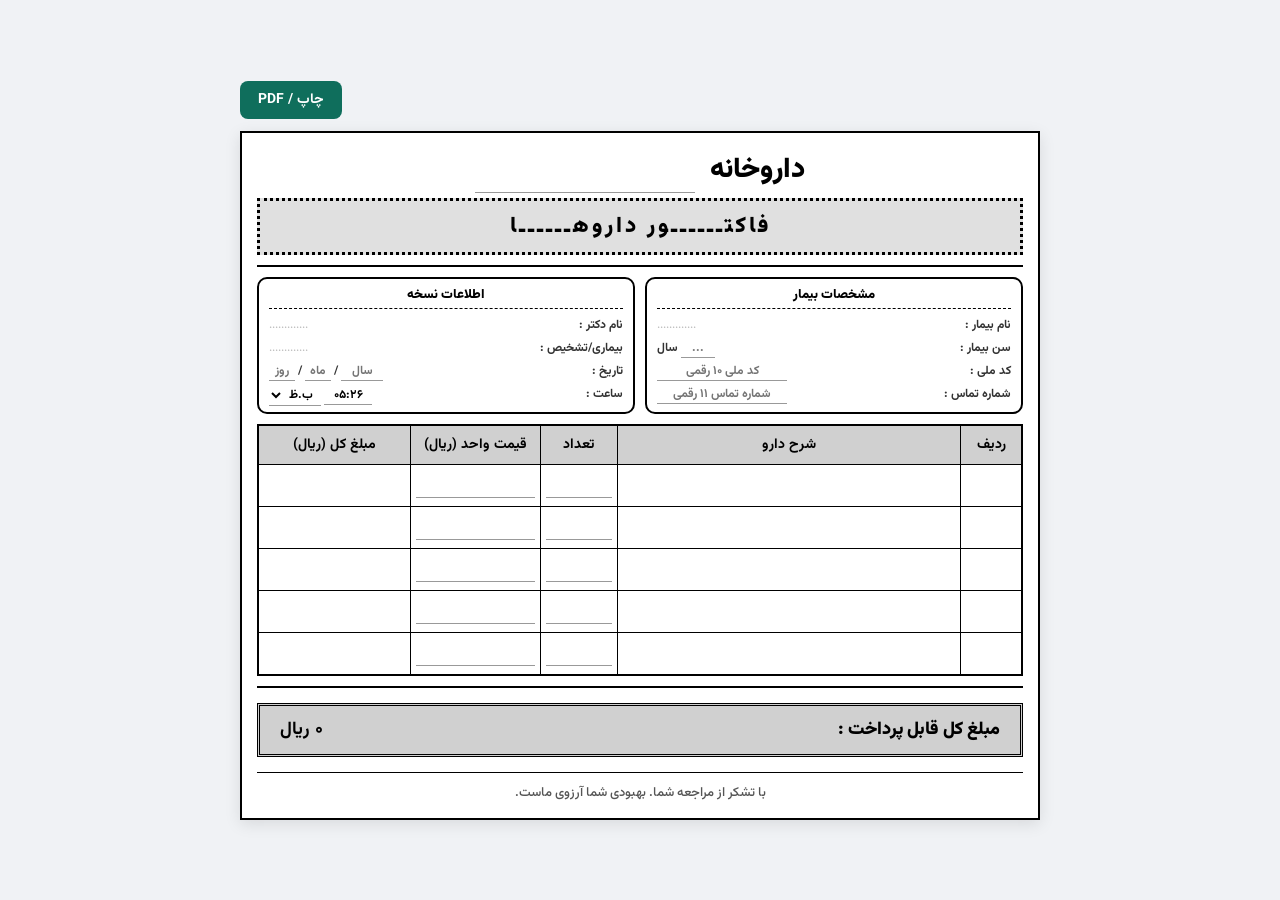
<file: invoice.html>
<!DOCTYPE html>
<html lang="fa" dir="rtl">
<head>
    <meta charset="UTF-8">
    <meta name="viewport" content="width=device-width, initial-scale=1.0">
    <title>فاکتور داروها</title>
    <style>
        @font-face {
            font-family: 'Vazirmatn';
            src: url('assets/fonts/Vazirmatn-Variable.woff2') format('woff2-variations'),
                 url('assets/fonts/Vazirmatn-Variable.woff2') format('woff2');
            font-weight: 100 900;
            font-style: normal;
            font-display: swap;
        }

        * {
            box-sizing: border-box;
            margin: 0;
            padding: 0;
        }

        body {
            font-family: 'Vazirmatn', Tahoma, sans-serif;
            background-color: #f0f2f5;
            display: flex;
            flex-direction: column;
            justify-content: center;
            align-items: center;
            min-height: 100vh;
            padding: 20px;
        }

        .invoice-container {
            width: 100%;
            max-width: 800px;
            min-width: 0;
            background-color: #ffffff;
            border: 2px solid #000;
            padding: 15px;
            position: relative;
            box-shadow: 0 4px 15px rgba(0,0,0,0.1);
        }

        .header {
            display: flex;
            justify-content: center;
            align-items: center;
            border-bottom: 2px solid #000;
            padding-bottom: 10px;
            margin-bottom: 10px;
        }

        .header-title {
            text-align: center;
            width: 100%;
        }

        .header-title h1 {
            font-size: 28px;
            font-weight: 900;
            color: #000;
            margin-bottom: 5px;
            display: flex;
            align-items: center;
            justify-content: center;
            gap: 10px;
            flex-wrap: wrap;
        }

        .fill-line {
            display: inline-block;
            width: 220px;
            max-width: 60vw;
            border-bottom: 1px solid #999;
            margin-right: 5px;
            vertical-align: middle;
            min-height: 1.2em;
            outline: none;
            padding: 0 4px;
            overflow-wrap: break-word;
            word-break: break-word;
        }

        .banner {
            border: 3px dotted #000;
            background-color: #e0e0e0;
            background-image: radial-gradient(#888 20%, transparent 20%);
            background-size: 4px 4px;
            padding: 8px 0;
            font-size: 22px;
            font-weight: 900;
            display: block;
            width: 100%;
            text-align: center;
            letter-spacing: 3px;
        }

        .info-boxes {
            display: flex;
            gap: 10px;
            margin-bottom: 10px;
            flex-wrap: wrap;
        }

        .box {
            border: 2px solid #000;
            border-radius: 10px;
            padding: 6px 10px;
            font-size: 12px;
            font-weight: 700;
            flex: 1 1 220px;
            display: flex;
            flex-direction: column;
            gap: 4px;
        }

        .box-title {
            font-weight: 900;
            text-align: center;
            border-bottom: 1px dashed #000;
            padding-bottom: 3px;
            margin-bottom: 3px;
            font-size: 13px;
        }

        .box-item {
            display: flex;
            justify-content: space-between;
            gap: 6px;
        }

        .box-item span {
            color: #333;
            flex: none;
            white-space: nowrap;
        }

        .box-item strong {
            outline: none;
            min-height: 1.2em;
            min-width: 0;
            flex: 1;
            text-align: left;
            border-bottom: 1px solid transparent;
            overflow-wrap: break-word;
            word-break: break-word;
        }

        .box-item strong[contenteditable]:focus {
            border-bottom: 1px solid #000;
            background: #f7f7f7;
        }

        .box-item strong[contenteditable]:empty::before {
            content: attr(data-placeholder);
            color: #bbb;
            font-weight: 400;
        }

        .mini-input, .mini-select {
            font-family: 'Vazirmatn', Tahoma, sans-serif;
            font-weight: 700;
            font-size: 12px;
            border: none;
            border-bottom: 1px solid #999;
            background: transparent;
            color: #000;
            outline: none;
            text-align: center;
            padding: 0 2px;
        }
        .mini-input:focus, .mini-select:focus {
            border-bottom: 1px solid #000;
            background: #f7f7f7;
        }
        .mini-input.invalid {
            border-bottom: 2px solid #c0392b;
            color: #c0392b;
            background: #fdecea;
        }
        .wide-input { width: 130px; }
        .age-wrap, .date-wrap, .time-wrap {
            display: inline-flex;
            align-items: center;
            gap: 3px;
        }
        .age-input { width: 34px; }
        .unit-suffix { font-weight: 700; }
        .date-y { width: 42px; }
        .date-md { width: 26px; }
        .time-input { width: 48px; }
        .mini-select { width: 52px; cursor: pointer; }

        .table-scroll {
            width: 100%;
            overflow-x: auto;
            margin-bottom: 10px;
            -webkit-overflow-scrolling: touch;
        }

        .items-table {
            width: 100%;
            min-width: 560px;
            border-collapse: collapse;
            border: 2px solid #000;
            table-layout: fixed;
        }

        .items-table th, .items-table td {
            border: 1px solid #000;
            padding: 8px 5px;
            text-align: center;
            font-size: 13px;
            font-weight: 700;
            overflow-wrap: break-word;
            word-break: break-word;
        }

        .items-table th {
            background-image: radial-gradient(#000 20%, transparent 20%);
            background-size: 4px 4px;
            background-color: #d0d0d0;
            font-size: 14px;
        }

        .items-table td {
            height: 40px;
        }

        .items-table td[contenteditable] {
            outline: none;
        }

        .items-table td[contenteditable]:focus {
            background: #f7f7f7;
        }

        .items-table td .mini-input {
            width: 100%;
            font-size: 13px;
            text-align: center;
            padding: 2px;
        }

        .drug-name-cell {
            text-align: right;
            padding-right: 10px;
        }

        .row-total-cell {
            font-weight: 900;
        }

        .bottom-section {
            border-top: 2px solid #000;
            padding-top: 15px;
            margin-top: 10px;
            font-size: 14px;
            font-weight: 700;
        }

        .total-box {
            border: 3px double #000;
            background-color: #d0d0d0;
            background-image: radial-gradient(#888 20%, transparent 20%);
            background-size: 4px 4px;
            padding: 10px 20px;
            font-size: 18px;
            font-weight: 900;
            display: flex;
            justify-content: space-between;
            align-items: center;
            width: 100%;
            margin: 0;
            flex-wrap: wrap;
            gap: 8px;
        }

        .footer-text {
            text-align: center;
            font-size: 13px;
            font-weight: 500;
            border-top: 1px solid #000;
            padding-top: 10px;
            margin-top: 15px;
            color: #555;
        }

        .toolbar {
            max-width: 800px;
            width: 100%;
            margin: 0 auto 12px;
            display: flex;
            justify-content: flex-end;
            gap: 8px;
        }

        .toolbar button {
            font-family: 'Vazirmatn', Tahoma, sans-serif;
            font-size: 14px;
            font-weight: 700;
            padding: 8px 18px;
            border-radius: 8px;
            border: none;
            cursor: pointer;
        }

        .toolbar .btn-print {
            background-color: #0f6e5c;
            color: #fff;
        }

        @media (max-width: 600px) {
            body { padding: 8px; align-items: flex-start; }
            .header-title h1 { font-size: 22px; }
            .banner { font-size: 17px; letter-spacing: 1px; }
            .box { font-size: 11px; }
            .total-box { font-size: 15px; padding: 8px 12px; }
            .fill-line { width: 140px; }
        }

        @media print {
            body { background: #fff; padding: 0; }
            .invoice-container { box-shadow: none; border: 2px solid #000; }
            .toolbar { display: none; }
            .table-scroll { overflow: visible; }
            .box-item strong[contenteditable]:empty::before { content: ""; }
            .fill-line:empty::before { content: ""; }
        }
    </style>
</head>
<body>

    <div class="toolbar">
        <button type="button" class="btn-print" id="print-btn">چاپ / PDF</button>
    </div>

    <div class="invoice-container" id="invoice-container">
        <div class="header">
            <div class="header-title">
                <h1>داروخانه <span class="fill-line" contenteditable="true" data-placeholder="نام داروخانه"></span></h1>
                <div class="banner">فاکتــــــور داروهــــــا</div>
            </div>
        </div>

        <div class="info-boxes">
            <div class="box">
                <div class="box-title">مشخصات بیمار</div>
                <div class="box-item"><span>نام بیمار :</span> <strong contenteditable="true" data-placeholder="............."></strong></div>
                <div class="box-item age-row"><span>سن بیمار :</span> <span class="age-wrap"><input type="text" inputmode="numeric" maxlength="3" id="patient-age" class="mini-input age-input" placeholder="..."><span class="unit-suffix">سال</span></span></div>
                <div class="box-item"><span>کد ملی :</span> <input type="text" inputmode="numeric" maxlength="10" id="national-id" class="mini-input wide-input" placeholder="کد ملی ۱۰ رقمی"></div>
                <div class="box-item"><span>شماره تماس :</span> <input type="text" inputmode="numeric" maxlength="11" id="phone-number" class="mini-input wide-input" placeholder="شماره تماس ۱۱ رقمی"></div>
            </div>

            <div class="box">
                <div class="box-title">اطلاعات نسخه</div>
                <div class="box-item"><span>نام دکتر :</span> <strong contenteditable="true" data-placeholder="............."></strong></div>
                <div class="box-item"><span>بیماری/تشخیص :</span> <strong contenteditable="true" data-placeholder="............."></strong></div>
                <div class="box-item date-row">
                    <span>تاریخ :</span>
                    <span class="date-wrap">
                        <input type="text" inputmode="numeric" maxlength="4" id="date-year" class="mini-input date-y" placeholder="سال">/<input type="text" inputmode="numeric" maxlength="2" id="date-month" class="mini-input date-md" placeholder="ماه">/<input type="text" inputmode="numeric" maxlength="2" id="date-day" class="mini-input date-md" placeholder="روز">
                    </span>
                </div>
                <div class="box-item time-row">
                    <span>ساعت :</span>
                    <span class="time-wrap">
                        <input type="text" inputmode="numeric" maxlength="5" id="time-value" class="mini-input time-input" placeholder="۰۰:۰۰">
                        <select id="time-ampm" class="mini-select">
                            <option value="ق.ظ">ق.ظ</option>
                            <option value="ب.ظ">ب.ظ</option>
                        </select>
                    </span>
                </div>
            </div>
        </div>

        <div class="table-scroll">
            <table class="items-table">
                <thead>
                    <tr>
                        <th style="width: 8%;">ردیف</th>
                        <th style="width: 45%;">شرح دارو</th>
                        <th style="width: 10%;">تعداد</th>
                        <th style="width: 17%;">قیمت واحد (ریال)</th>
                        <th style="width: 20%;">مبلغ کل (ریال)</th>
                    </tr>
                </thead>
                <tbody id="items-body"></tbody>
            </table>
        </div>

        <div class="bottom-section">
            <div class="total-box">
                <span>مبلغ کل قابل پرداخت :</span>
                <strong id="grand-total">۰ ریال</strong>
            </div>
        </div>

        <div class="footer-text">
            با تشکر از مراجعه شما. بهبودی شما آرزوی ماست.
        </div>
    </div>

<script src="invoice.js"></script>
</body>
</html>
</file>
<file: style.css>
@font-face {
  font-family: "Vazirmatn";
  src: url("assets/fonts/Vazirmatn-Variable.woff2") format("woff2-variations"),
       url("assets/fonts/Vazirmatn-Variable.woff2") format("woff2");
  font-weight: 100 900;
  font-style: normal;
  font-display: swap;
}

:root{
  
  --bg: #F5F2E9;
  --bg-image:
    radial-gradient(circle at 100% 0%, rgba(15,110,92,0.06), transparent 45%),
    radial-gradient(circle at 0% 100%, rgba(201,138,44,0.07), transparent 40%);
  --surface: #FFFFFF;
  --surface-alt: #EFEADA;
  --surface-hover: #F7F4E9;
  --border: #DED5BC;
  --text: #1C2A26;
  --text-muted: #62716B;
  --accent: #0F6E5C;
  --accent-strong: #0B5344;
  --accent-contrast: #FFFFFF;
  --accent-2: #C1841F;
  --accent-2-soft: #F3E3C4;
  --rx-color: #A8472F;
  --rx-bg: #F7E3DC;
  --otc-color: #2C7A4B;
  --otc-bg: #E1F0E4;
  --shadow: 0 8px 24px rgba(28, 42, 38, 0.08);
  --shadow-lg: 0 18px 48px rgba(28, 42, 38, 0.18);
  --focus-ring: #0F6E5C;
  --scrollbar: #CBBF9E;
  color-scheme: light;
}

html[data-theme="dark"]{
  
  --bg: #0D1613;
  --bg-image:
    radial-gradient(circle at 100% 0%, rgba(63,191,160,0.08), transparent 45%),
    radial-gradient(circle at 0% 100%, rgba(227,169,59,0.08), transparent 40%);
  --surface: #152420;
  --surface-alt: #1C2E28;
  --surface-hover: #1F332C;
  --border: #2A3D36;
  --text: #EAE7DA;
  --text-muted: #9FB2AA;
  --accent: #3FBFA0;
  --accent-strong: #63D6BA;
  --accent-contrast: #06231C;
  --accent-2: #E3A93B;
  --accent-2-soft: #3A2F17;
  --rx-color: #E79484;
  --rx-bg: #3A211C;
  --otc-color: #7FD39B;
  --otc-bg: #17301F;
  --shadow: 0 8px 24px rgba(0, 0, 0, 0.35);
  --shadow-lg: 0 20px 55px rgba(0, 0, 0, 0.5);
  --focus-ring: #3FBFA0;
  --scrollbar: #2A3D36;
  color-scheme: dark;
}

*{ box-sizing: border-box; }

html{ -webkit-tap-highlight-color: transparent; }

body{
  margin: 0;
  font-family: "Vazirmatn", "Segoe UI", Tahoma, sans-serif;
  background-color: var(--bg);
  background-image: var(--bg-image);
  color: var(--text);
  min-height: 100vh;
  transition: background-color .25s ease, color .25s ease;
  line-height: 1.7;
}

::selection{ background: var(--accent); color: var(--accent-contrast); }

*:focus-visible{
  outline: 2.5px solid var(--focus-ring);
  outline-offset: 2px;
  border-radius: 4px;
}

.skip-link{
  position: absolute; right: -999px; top: 0;
  background: var(--accent); color: var(--accent-contrast);
  padding: .6rem 1rem; z-index: 999; border-radius: 0 0 8px 8px;
}
.skip-link:focus{ right: 0; }

.app-header{
  position: sticky; top: 0; z-index: 40;
  background: var(--surface);
  border-bottom: 1px solid var(--border);
  backdrop-filter: saturate(1.4) blur(6px);
}
.header-inner{
  max-width: 1200px; margin: 0 auto;
  padding: .85rem 1.25rem;
  display: flex; align-items: center; justify-content: space-between;
  gap: 1rem;
}
.brand{ display: flex; align-items: center; gap: .7rem; min-width: 0; }
.brand-mark{
  flex: none;
  width: 42px; height: 42px;
  display: flex; align-items: center; justify-content: center;
  border-radius: 12px;
  background: linear-gradient(155deg, var(--accent), var(--accent-strong));
  color: var(--accent-contrast);
  box-shadow: var(--shadow);
}
.brand-text{ min-width: 0; }
.brand-text h1{
  margin: 0; font-size: 1.15rem; font-weight: 700; letter-spacing: -.01em;
  white-space: nowrap;
}
.brand-text h1 span{ color: var(--accent); font-weight: 800; }
.tagline{
  margin: .1rem 0 0; font-size: .74rem; color: var(--text-muted); font-weight: 500;
  white-space: nowrap; overflow: hidden; text-overflow: ellipsis;
}
.header-actions{ display: flex; align-items: center; gap: .75rem; flex: none; }
.drug-count{
  font-size: .75rem; color: var(--text-muted); font-weight: 600;
  background: var(--surface-alt); padding: .3rem .65rem; border-radius: 100px;
  white-space: nowrap;
}
.icon-btn{
  width: 40px; height: 40px; border-radius: 10px;
  border: 1px solid var(--border); background: var(--surface-alt);
  color: var(--text); cursor: pointer;
  display: flex; align-items: center; justify-content: center;
  transition: background .15s ease, transform .1s ease;
}
.icon-btn:hover{ background: var(--surface-hover); }
.icon-btn:active{ transform: scale(.94); }
.icon-moon{ display: none; }
html[data-theme="dark"] .icon-sun{ display: none; }
html[data-theme="dark"] .icon-moon{ display: block; }

.app-main{ max-width: 1200px; margin: 0 auto; padding: 1.4rem 1.25rem 2rem; }

.search-zone{ margin-bottom: .9rem; }
.search-box-wrap{
  position: relative;
  display: flex; align-items: center;
}
.search-icon{
  position: absolute; right: 16px; color: var(--text-muted); pointer-events: none;
}
#search-box{
  width: 100%;
  font-family: inherit;
  font-size: .92rem;
  padding: .68rem 2.7rem .68rem 2.5rem;
  border-radius: 13px;
  border: 1.5px solid var(--border);
  background: var(--surface);
  color: var(--text);
  box-shadow: var(--shadow);
  transition: border-color .15s ease, box-shadow .15s ease;
}
#search-box::placeholder{ color: var(--text-muted); }
#search-box:focus{
  border-color: var(--accent);
  box-shadow: 0 0 0 4px color-mix(in srgb, var(--accent) 18%, transparent), var(--shadow);
}
.clear-btn{
  display: none;
  position: absolute; left: 12px;
  width: 30px; height: 30px; border-radius: 50%;
  border: none; background: var(--surface-alt); color: var(--text-muted);
  cursor: pointer; font-size: .8rem;
  align-items: center; justify-content: center;
}
.clear-btn:not([hidden]){ display: flex; }
.clear-btn:hover{ background: var(--surface-hover); color: var(--text); }

.filter-row{
  display: flex; gap: .5rem; flex-wrap: wrap; margin-top: .75rem;
}
.filter-chip{
  font-family: inherit; font-size: .72rem; font-weight: 600;
  padding: .3rem .65rem; border-radius: 100px;
  border: 1.5px solid var(--border); background: var(--surface);
  color: var(--text-muted); cursor: pointer;
  transition: all .15s ease;
  white-space: nowrap;
}
.filter-chip:hover{ border-color: var(--accent); color: var(--text); }
.filter-chip.active{
  background: var(--accent); border-color: var(--accent); color: var(--accent-contrast);
}

.alpha-rail{
  position: sticky; top: 68px; z-index: 30;
  display: flex; gap: .3rem; overflow-x: auto;
  padding: .55rem .5rem; margin-bottom: .6rem;
  background: var(--surface-alt);
  border-radius: 14px;
  border: 1px solid var(--border);
  scrollbar-width: thin;
}
.alpha-rail::-webkit-scrollbar{ height: 4px; }
.alpha-rail::-webkit-scrollbar-thumb{ background: var(--scrollbar); border-radius: 10px; }
.alpha-btn{
  flex: none;
  font-family: inherit; font-size: .8rem; font-weight: 700;
  width: 30px; height: 30px; border-radius: 8px;
  border: none; background: transparent;
  color: var(--text-muted); cursor: pointer;
  display: flex; align-items: center; justify-content: center;
  transition: all .12s ease;
}
.alpha-btn:hover{ color: var(--text); background: var(--surface-hover); }
.alpha-btn.disabled{ opacity: .3; cursor: default; pointer-events: none; }
.alpha-btn.active{ background: var(--accent); color: var(--accent-contrast); }

.letter-heading{
  font-size: .92rem; font-weight: 800; color: var(--accent);
  padding: .3rem .2rem .6rem;
  display: flex; align-items: center; gap: .5rem;
}
.letter-heading::after{
  content: ""; flex: 1; height: 1px; background: var(--border);
}

.drug-list{ display: flex; flex-direction: column; gap: .6rem; }

@media (min-width: 820px){
  [data-host="true"],
  #drug-list.flat-list{
    display: grid;
    grid-template-columns: repeat(2, minmax(0, 1fr));
    gap: .6rem .9rem;
  }
}
@media (min-width: 1280px){
  [data-host="true"],
  #drug-list.flat-list{
    grid-template-columns: repeat(3, minmax(0, 1fr));
  }
}
.drug-card{
  background: var(--surface);
  border: 1px solid var(--border);
  border-radius: 14px;
  display: flex; align-items: stretch; gap: 0;
  transition: border-color .12s ease;
}
.drug-card:has(.drug-card-body:hover){
  border-color: var(--accent);
  box-shadow: var(--shadow);
}
.drug-card-check{
  flex: none;
  display: flex; align-items: center; justify-content: center;
  padding: 0 .25rem 0 .5rem;
  cursor: pointer;
}
.drug-card-check input{
  width: 18px; height: 18px; accent-color: var(--accent); cursor: pointer; flex: none;
}
.drug-card-body{
  flex: 1; min-width: 0;
  background: none; border: none; font-family: inherit;
  padding: .8rem .9rem .8rem .3rem;
  cursor: pointer;
  display: flex; align-items: center; justify-content: space-between; gap: .6rem;
  text-align: right; color: inherit;
  overflow: hidden;
}
.drug-card-main{ min-width: 0; flex: 1; overflow: hidden; }
.drug-card-name{
  font-size: 1rem; font-weight: 700; margin: 0 0 .15rem;
  display: flex; align-items: baseline; gap: .5rem; flex-wrap: wrap;
}
.drug-card-name .en{
  font-size: .78rem; font-weight: 500; color: var(--text-muted);
  direction: ltr; unicode-bidi: isolate;
}
.drug-card-sub{
  margin: 0; font-size: .8rem; color: var(--text-muted);
  overflow: hidden; text-overflow: ellipsis; white-space: nowrap;
}
.fa-tag{
  display: inline-block; margin-right: .4rem;
  font-size: .68rem; font-weight: 700; color: var(--accent);
}
.badge{
  flex: none;
  font-size: .68rem; font-weight: 700; padding: .3rem .6rem; border-radius: 100px;
  white-space: nowrap;
}
.badge.rx{ background: var(--rx-bg); color: var(--rx-color); }
.badge.otc{ background: var(--otc-bg); color: var(--otc-color); }
.badge.hospital{ background: var(--accent-2-soft); color: var(--accent-2); }

.empty-state{
  text-align: center; padding: 3rem 1rem; color: var(--text-muted);
}
.empty-state p{ margin: .3rem 0; }
.empty-sub{ font-size: .82rem; }

.drug-modal-backdrop{
  display: none;
  position: fixed; inset: 0; z-index: 100;
  background: rgba(10, 15, 13, 0.55);
  align-items: flex-end; justify-content: center;
  backdrop-filter: blur(2px);
}
.drug-modal-backdrop:not([hidden]){
  display: flex;
  animation: fadeIn .15s ease;
}
@media (min-width: 640px){
  .drug-modal-backdrop{ align-items: center; padding: 1.5rem; }
}
@keyframes fadeIn{ from{ opacity: 0; } to{ opacity: 1; } }

.drug-modal{
  position: relative;
  background: var(--surface);
  width: 100%; max-width: 560px;
  max-height: 88vh; overflow-y: auto;
  border-radius: 20px 20px 0 0;
  padding: 1.6rem 1.4rem 1.8rem;
  box-shadow: var(--shadow-lg);
  animation: slideUp .2s ease;
  border: 1px solid var(--border);
}
@media (min-width: 640px){
  .drug-modal{ border-radius: 20px; }
}
@keyframes slideUp{ from{ transform: translateY(24px); opacity: 0;} to{ transform: translateY(0); opacity: 1;} }

.modal-close{
  position: absolute; top: 1rem; left: 1rem;
  width: 34px; height: 34px; border-radius: 50%;
  border: 1px solid var(--border); background: var(--surface-alt); color: var(--text);
  cursor: pointer; font-size: .85rem;
}
.modal-title-row{ padding-left: 2.6rem; }
.modal-title-row h2{ margin: 0 0 .1rem; font-size: 1.3rem; font-weight: 800; }
.modal-en-name{ color: var(--text-muted); font-size: .88rem; direction: ltr; unicode-bidi: isolate; display: block; }
.modal-badges{ display: flex; gap: .4rem; margin: .6rem 0 1rem; flex-wrap: wrap; }

.modal-section{ margin-top: 1rem; }
.modal-section h3{
  font-size: .78rem; font-weight: 700; text-transform: none; color: var(--accent-2);
  margin: 0 0 .3rem;
}
.modal-section p{ margin: 0; font-size: .92rem; }
.modal-section.warning{
  background: var(--rx-bg); color: var(--rx-color);
  border-radius: 10px; padding: .7rem .9rem;
}
.modal-section.warning h3{ color: var(--rx-color); }

.modal-footnote{
  margin-top: 1.3rem; padding-top: .9rem; border-top: 1px dashed var(--border);
  font-size: .74rem; color: var(--text-muted);
}

.app-footer{
  max-width: 1200px; margin: 1rem auto 0; padding: 1.4rem 1.25rem 2.5rem;
  color: var(--text-muted); font-size: .78rem; text-align: center;
  border-top: 1px solid var(--border);
}
.app-footer p{ margin: .3rem 0; }
.footer-links{ opacity: .8; }

#about-dialog{
  border: none; border-radius: 20px; padding: 0;
  background: var(--surface); color: var(--text);
  width: min(560px, 92vw); max-height: 82dvh;
  box-shadow: var(--shadow-lg);
}
#about-dialog::backdrop{ background: rgba(10,15,13,0.55); }
.about-dialog-header{
  display: flex; align-items: center; justify-content: space-between;
  padding: 1.1rem 1.4rem; border-bottom: 1px solid var(--border);
}
.about-dialog-header h2{ margin: 0; font-size: 1.05rem; font-weight: 800; }
.about-dialog-body{ padding: 1.2rem 1.4rem 1.4rem; overflow-y: auto; max-height: calc(82dvh - 64px); }
.about-count{ font-size: .82rem; color: var(--text-muted); margin: 0 0 .9rem; }
.about-dialog-body h3{ font-size: .85rem; margin: 1rem 0 .5rem; color: var(--accent-2); }
.about-sources-list{ margin: 0; padding-right: 1.1rem; font-size: .85rem; line-height: 1.9; }
.about-sources-list li{ margin-bottom: .4rem; }
.about-disclaimer{
  margin-top: 1rem; padding-top: .8rem; border-top: 1px dashed var(--border);
  font-size: .76rem; color: var(--text-muted);
}

.selection-bar{
  display: none;
  position: fixed; bottom: 0; left: 0; right: 0; z-index: 90;
  background: var(--surface); border-top: 1px solid var(--border);
  box-shadow: 0 -8px 24px rgba(0,0,0,.12);
  padding: .8rem 1.25rem; padding-bottom: calc(.8rem + env(safe-area-inset-bottom));
  align-items: center; justify-content: space-between; gap: 1rem;
}
.selection-bar:not([hidden]){ display: flex; }
#selection-count{ font-size: .85rem; font-weight: 700; }
.selection-bar-actions{ display: flex; gap: .6rem; }
.selection-btn{
  font-family: inherit; font-size: .82rem; font-weight: 700;
  padding: .55rem 1.1rem; border-radius: 10px; cursor: pointer; border: none;
}
.selection-btn-ghost{ background: var(--surface-alt); color: var(--text-muted); }
.selection-btn-primary{ background: var(--accent); color: var(--accent-contrast); }

@media (max-width: 480px){
  .tagline{ display: none; }
  .brand-text h1{ font-size: 1rem; }
  .letter-heading{ top: 100px; }
}

@media (prefers-reduced-motion: reduce){
  *{ animation: none !important; transition: none !important; }
}
</file>
